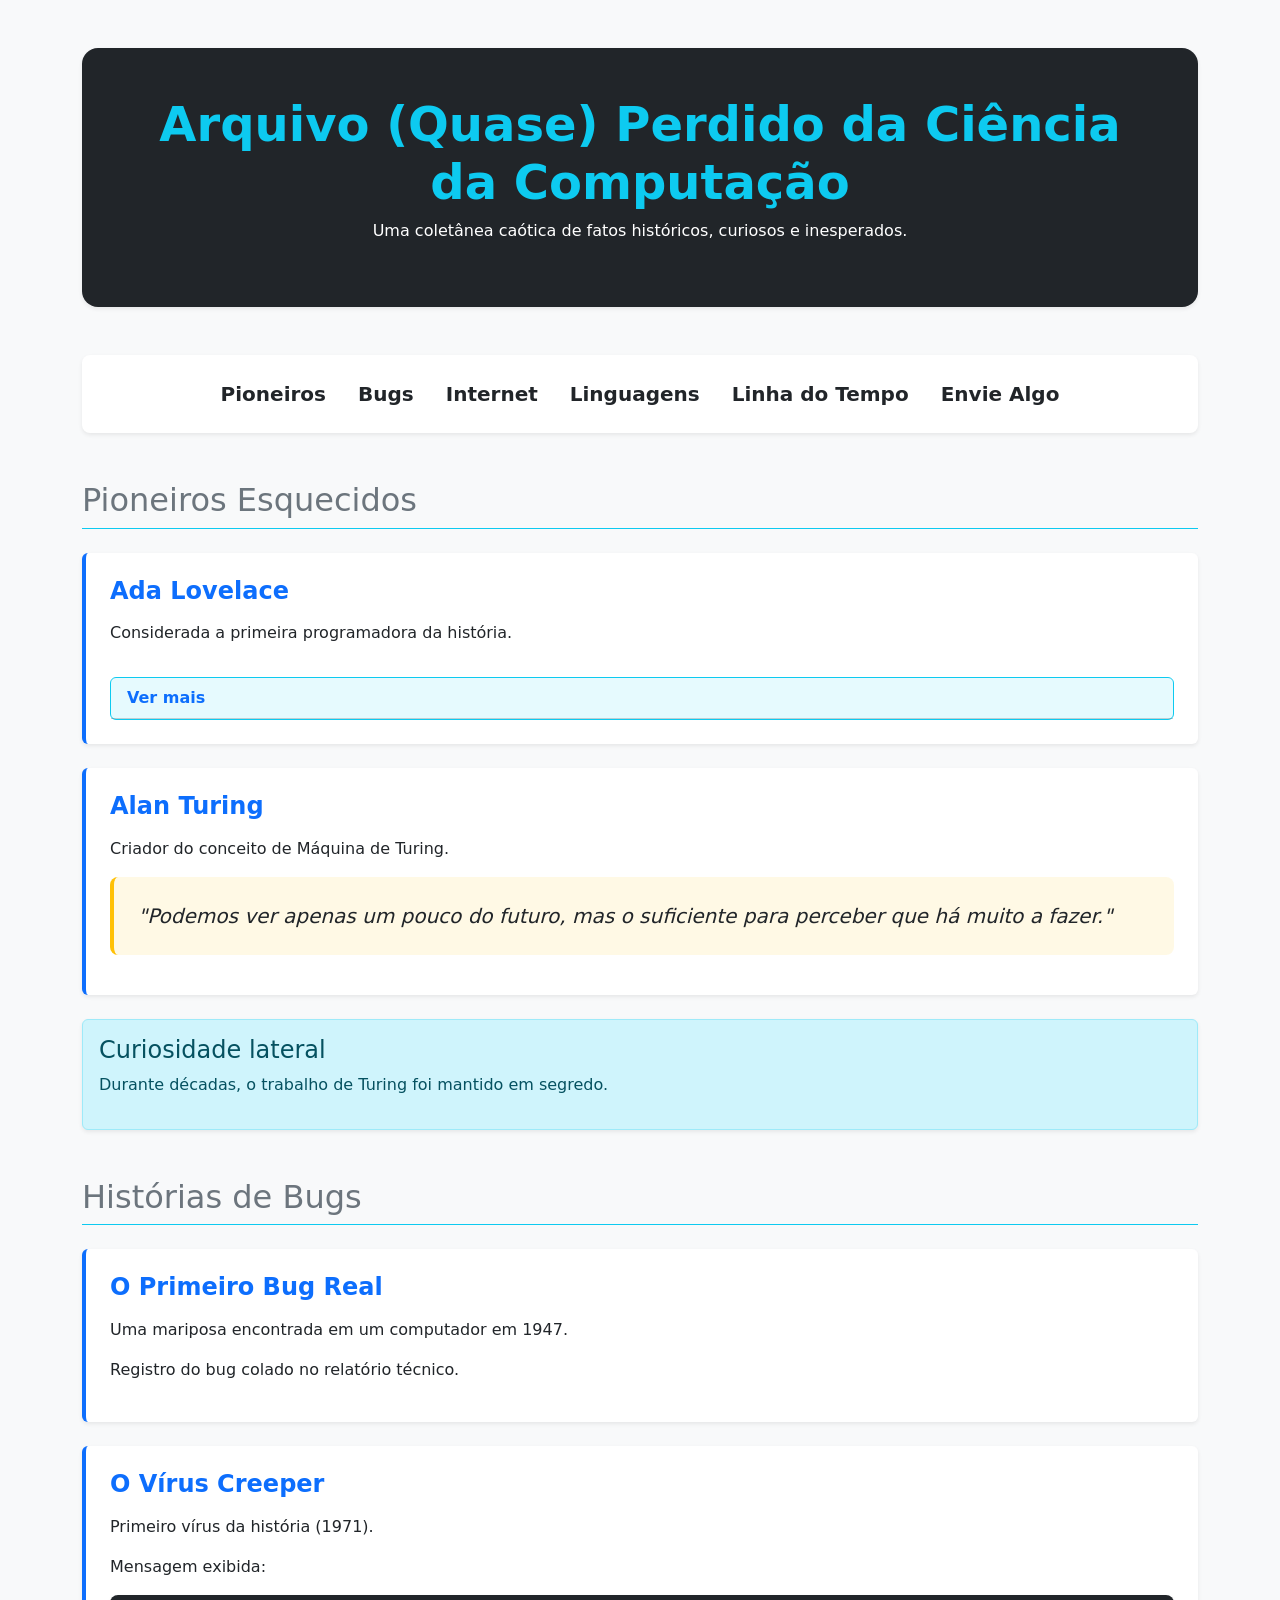
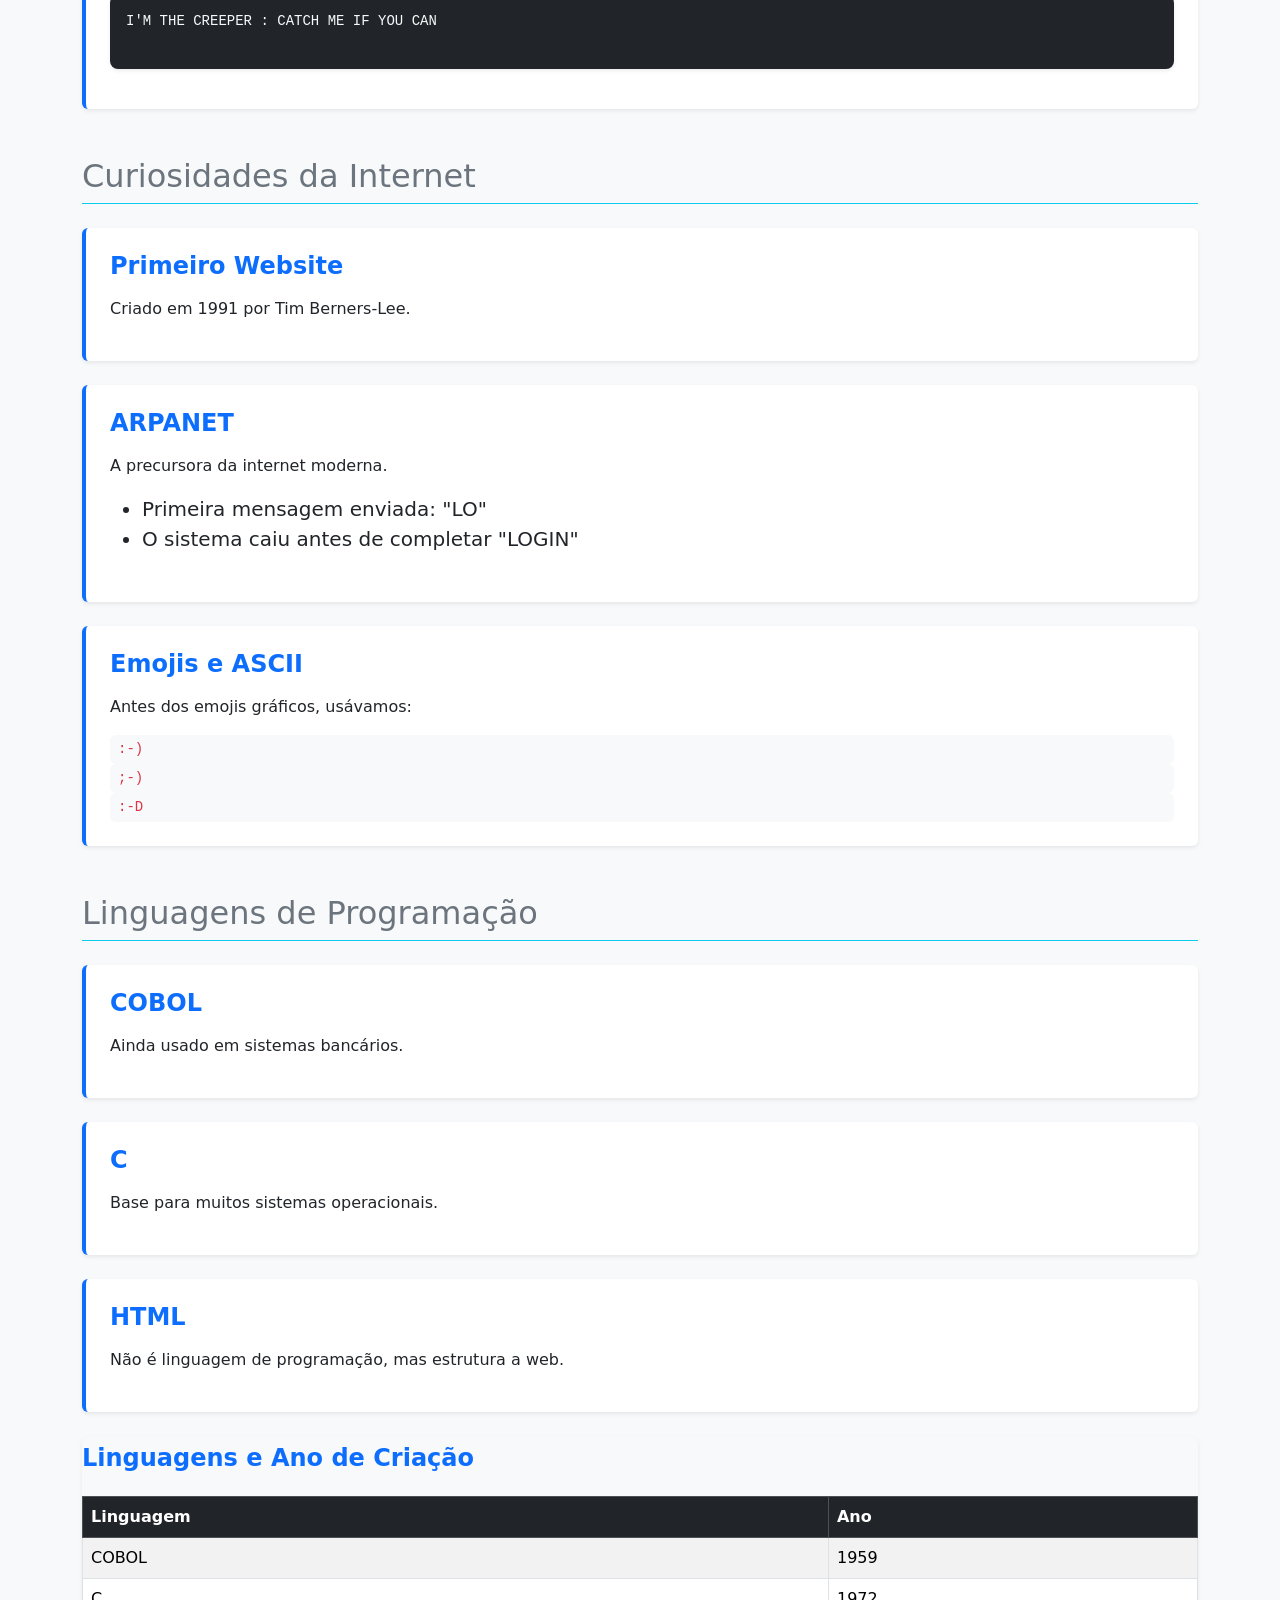
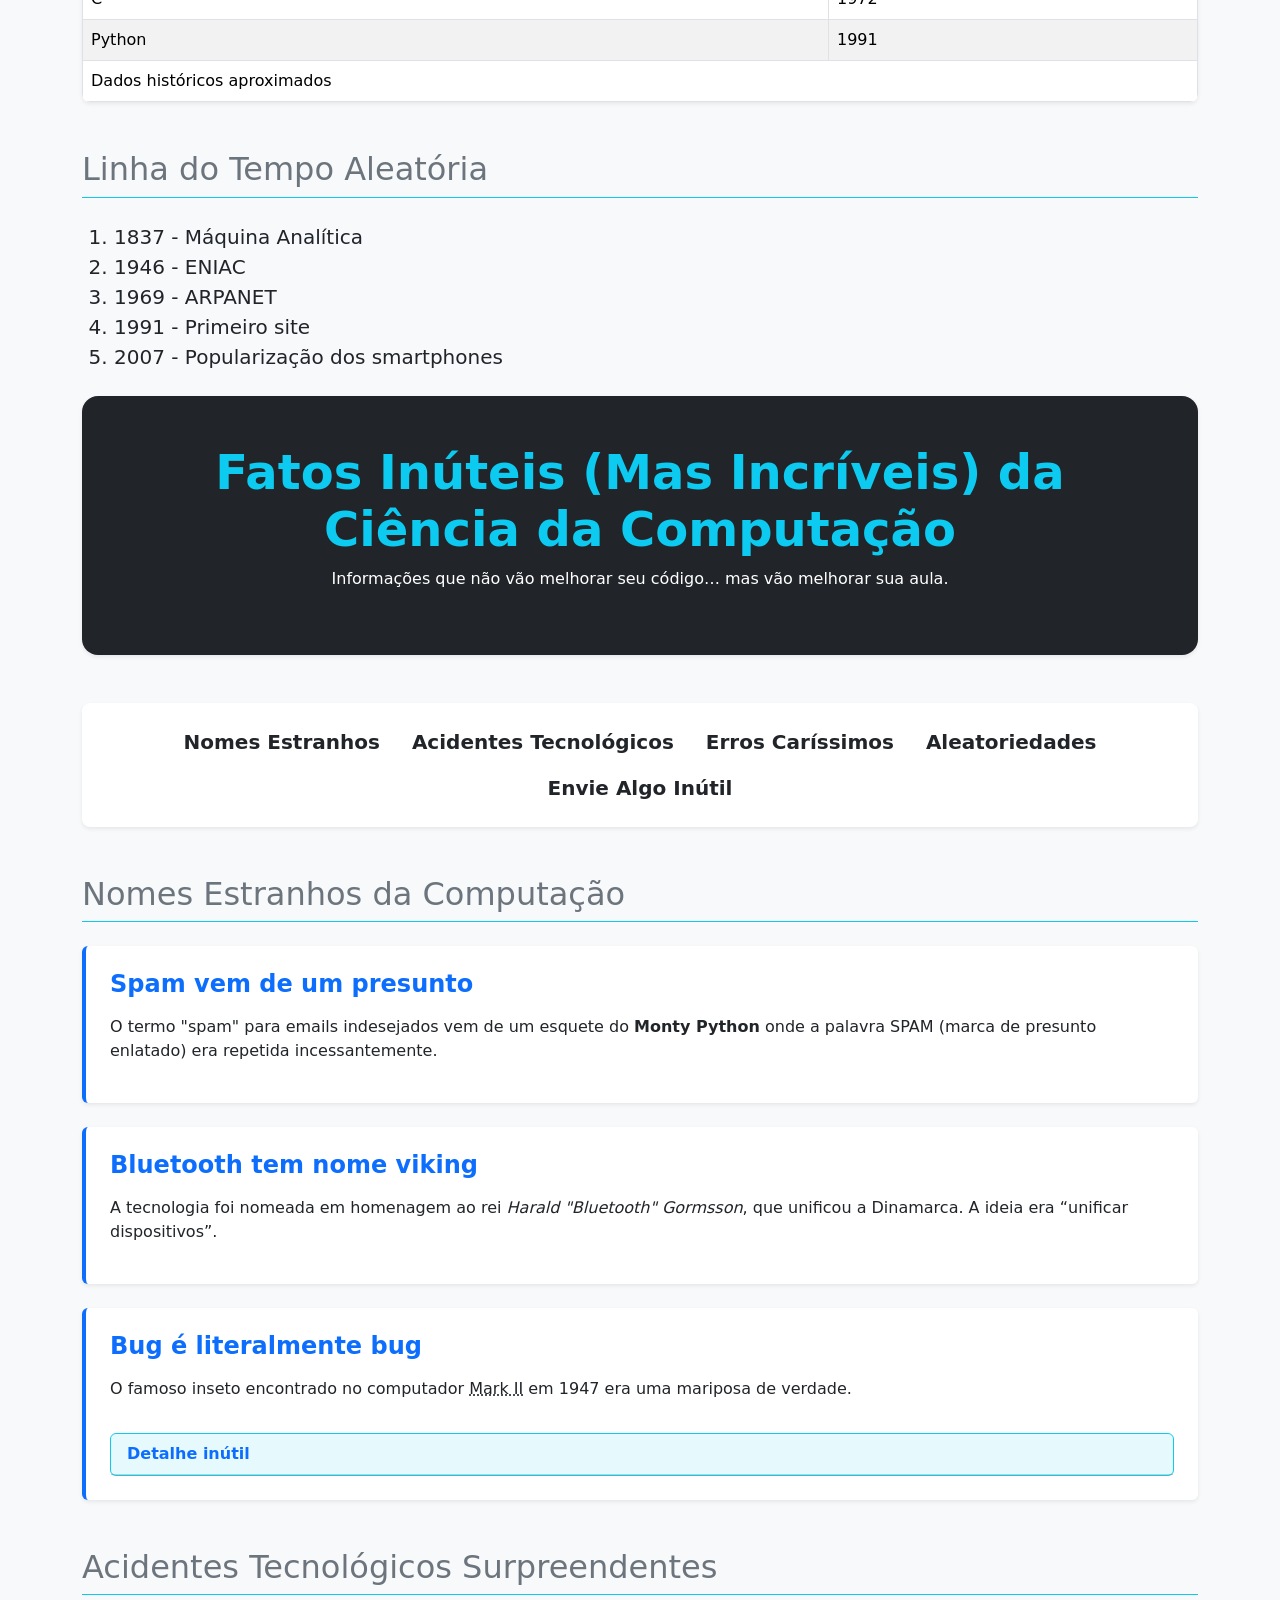
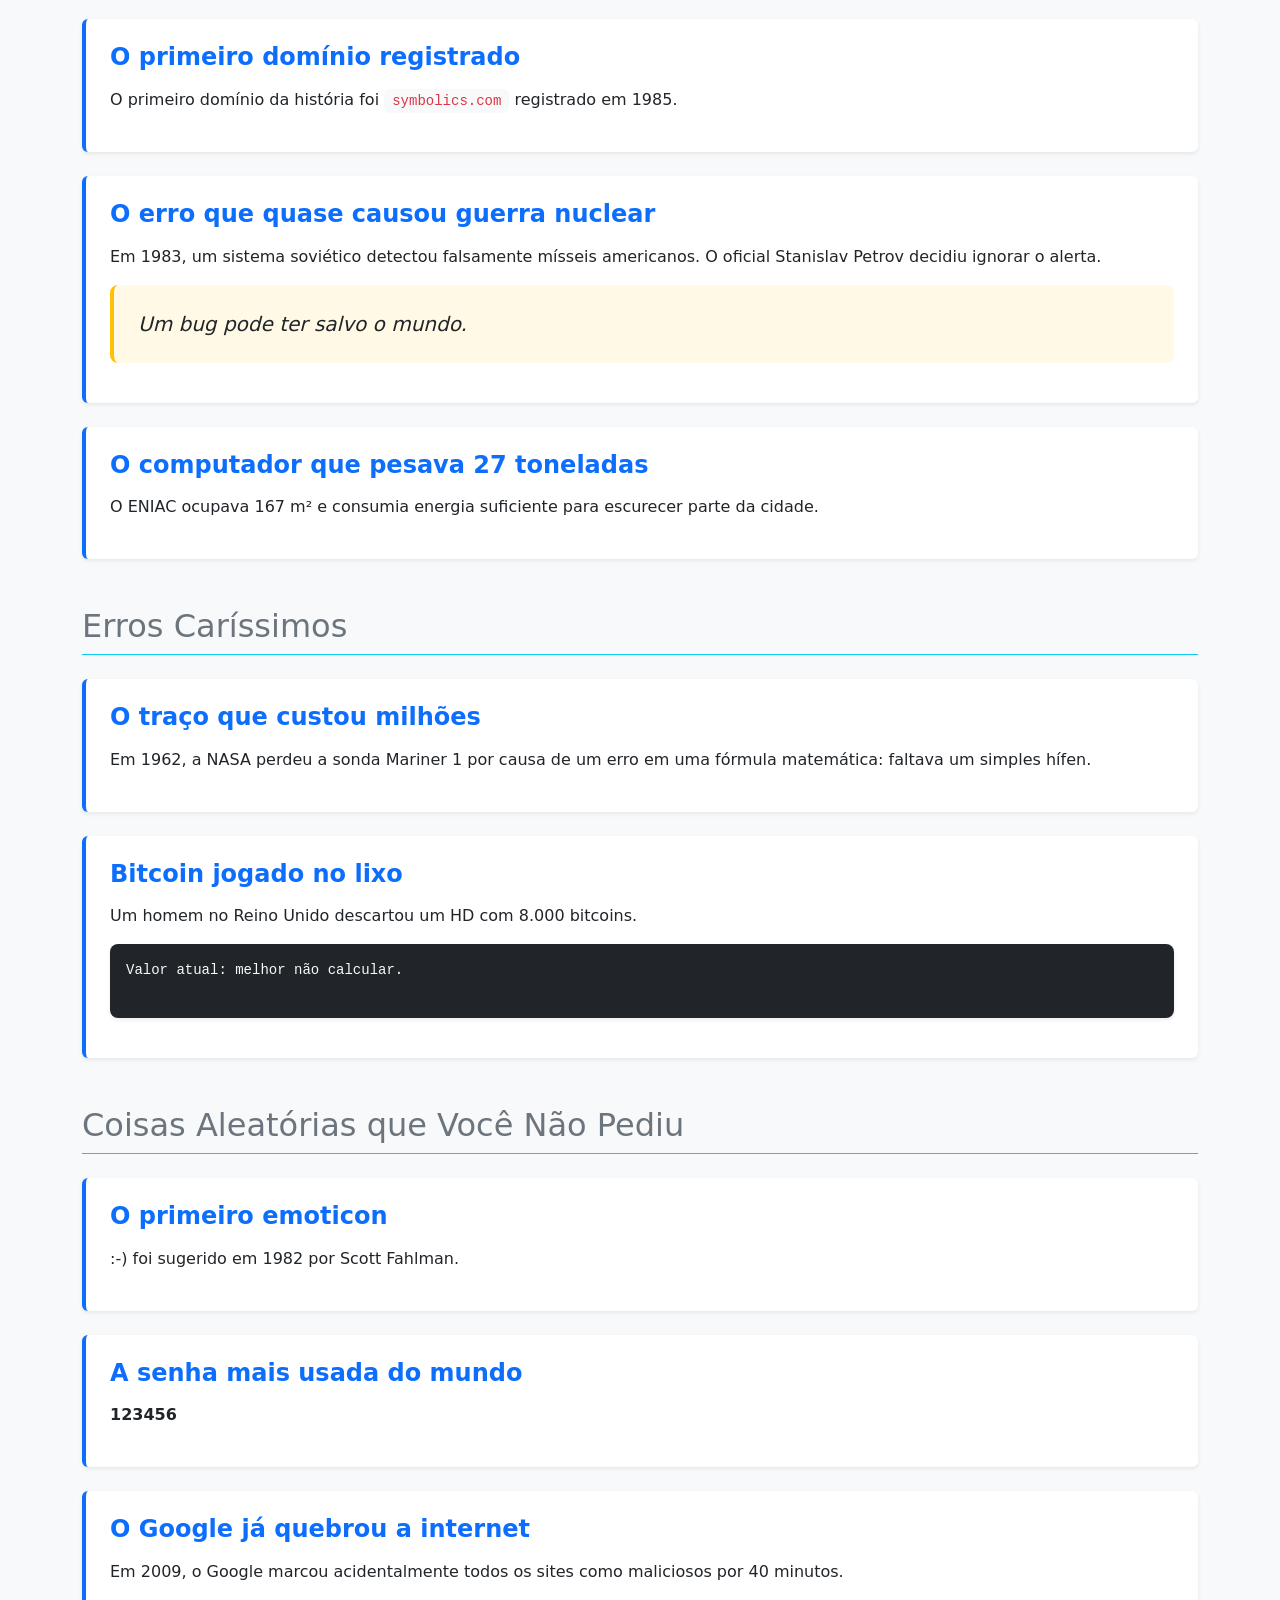
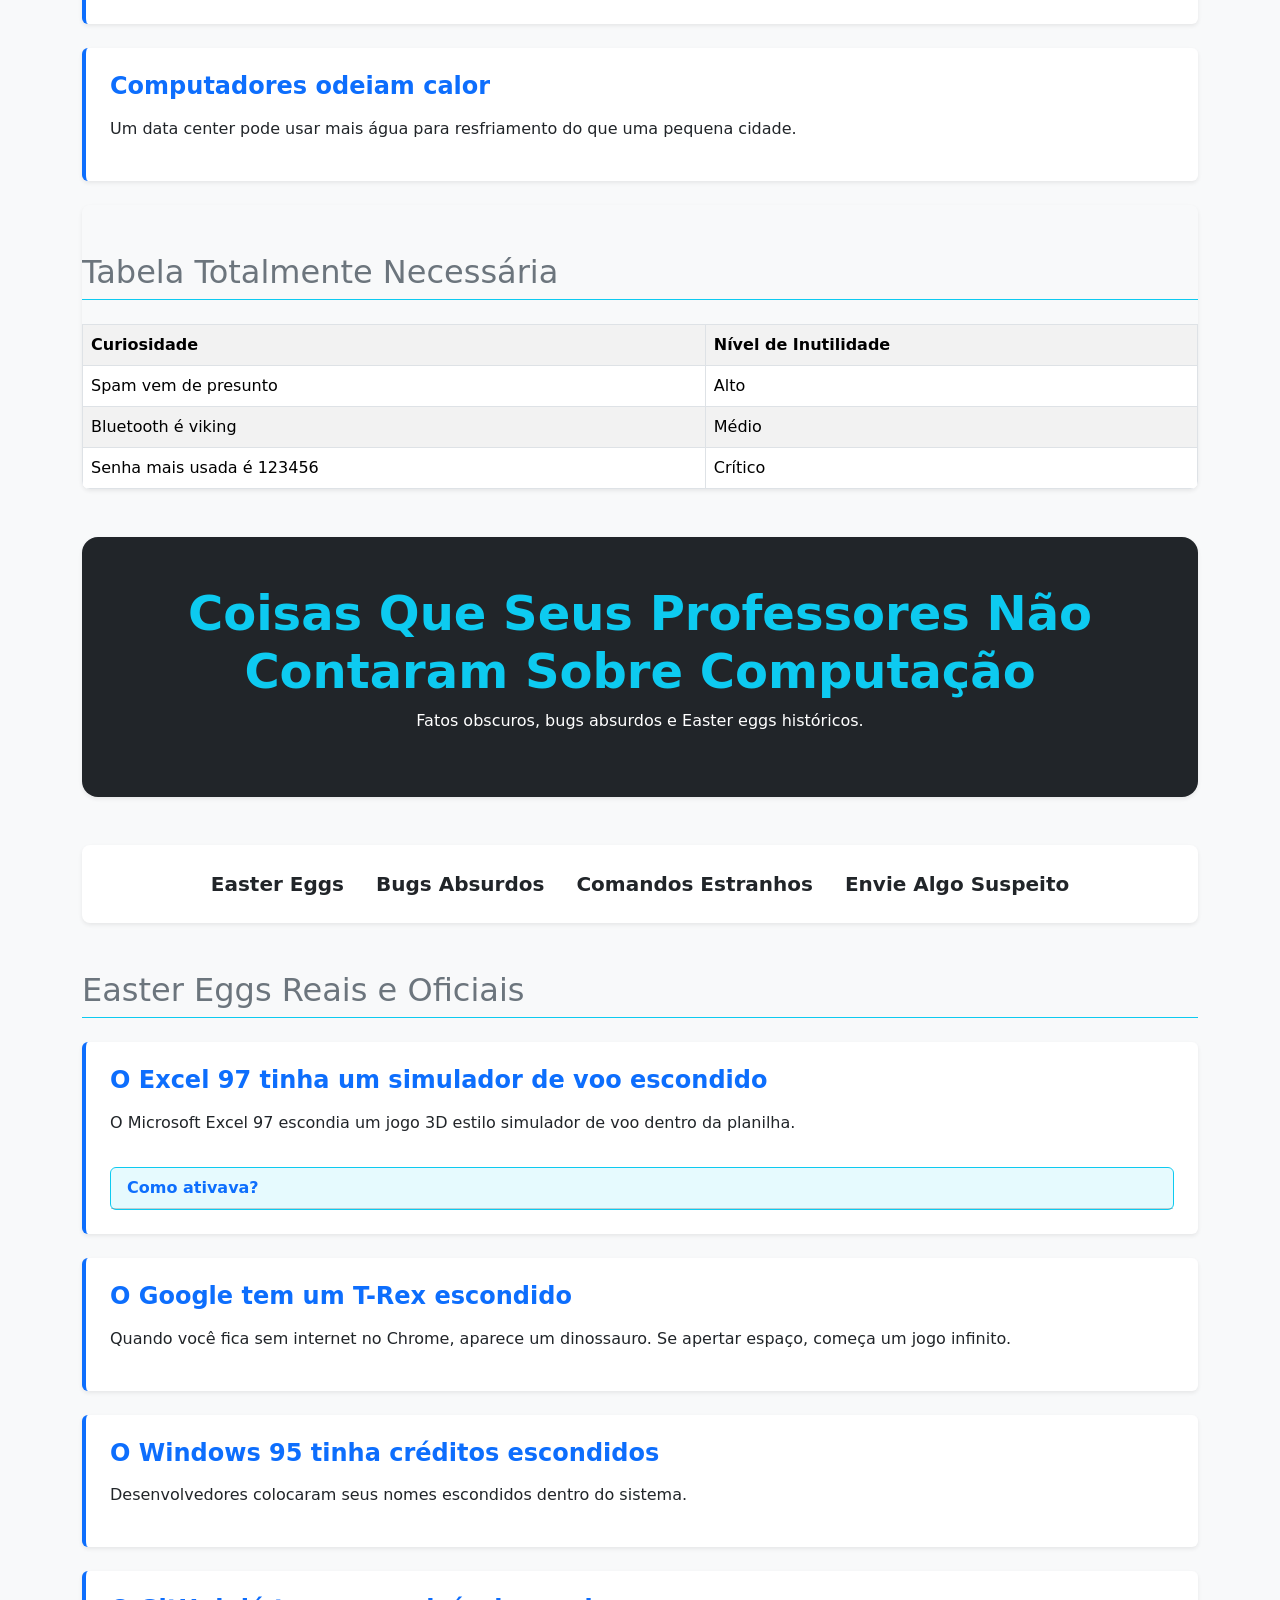
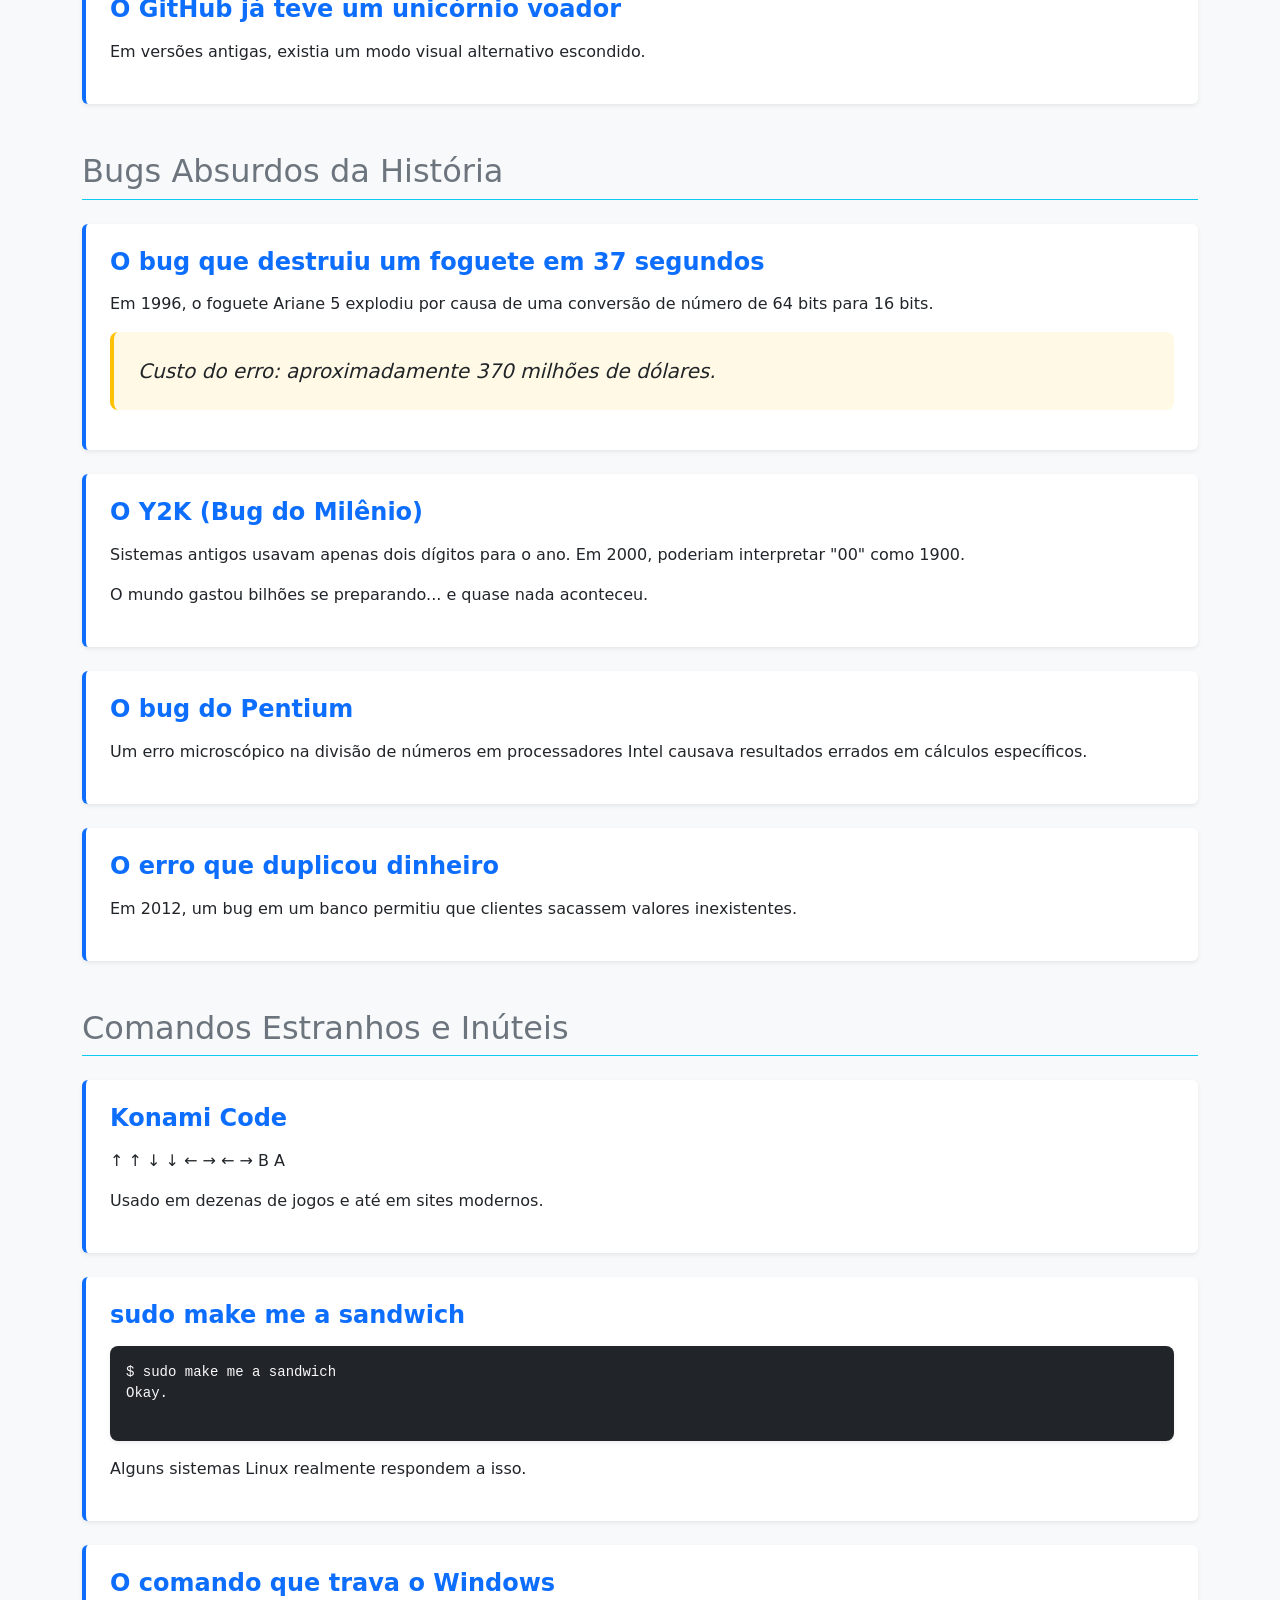
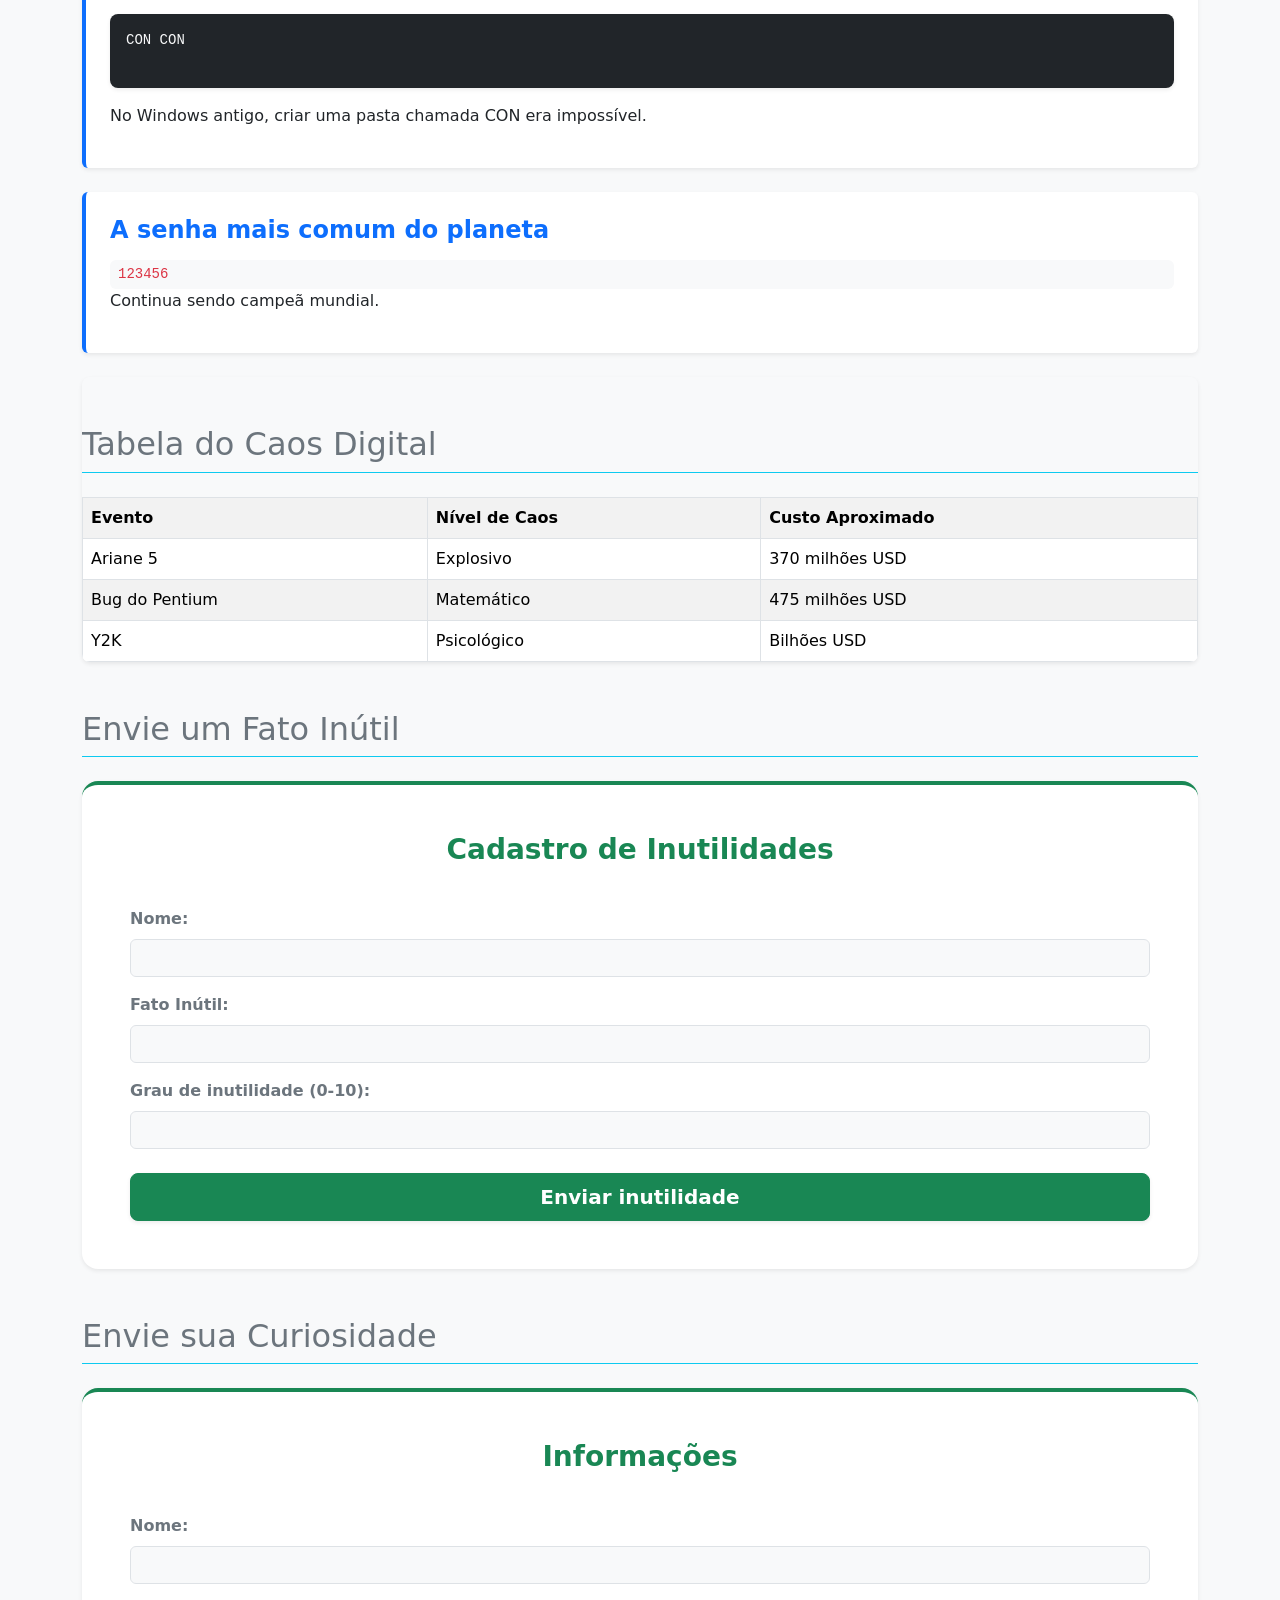
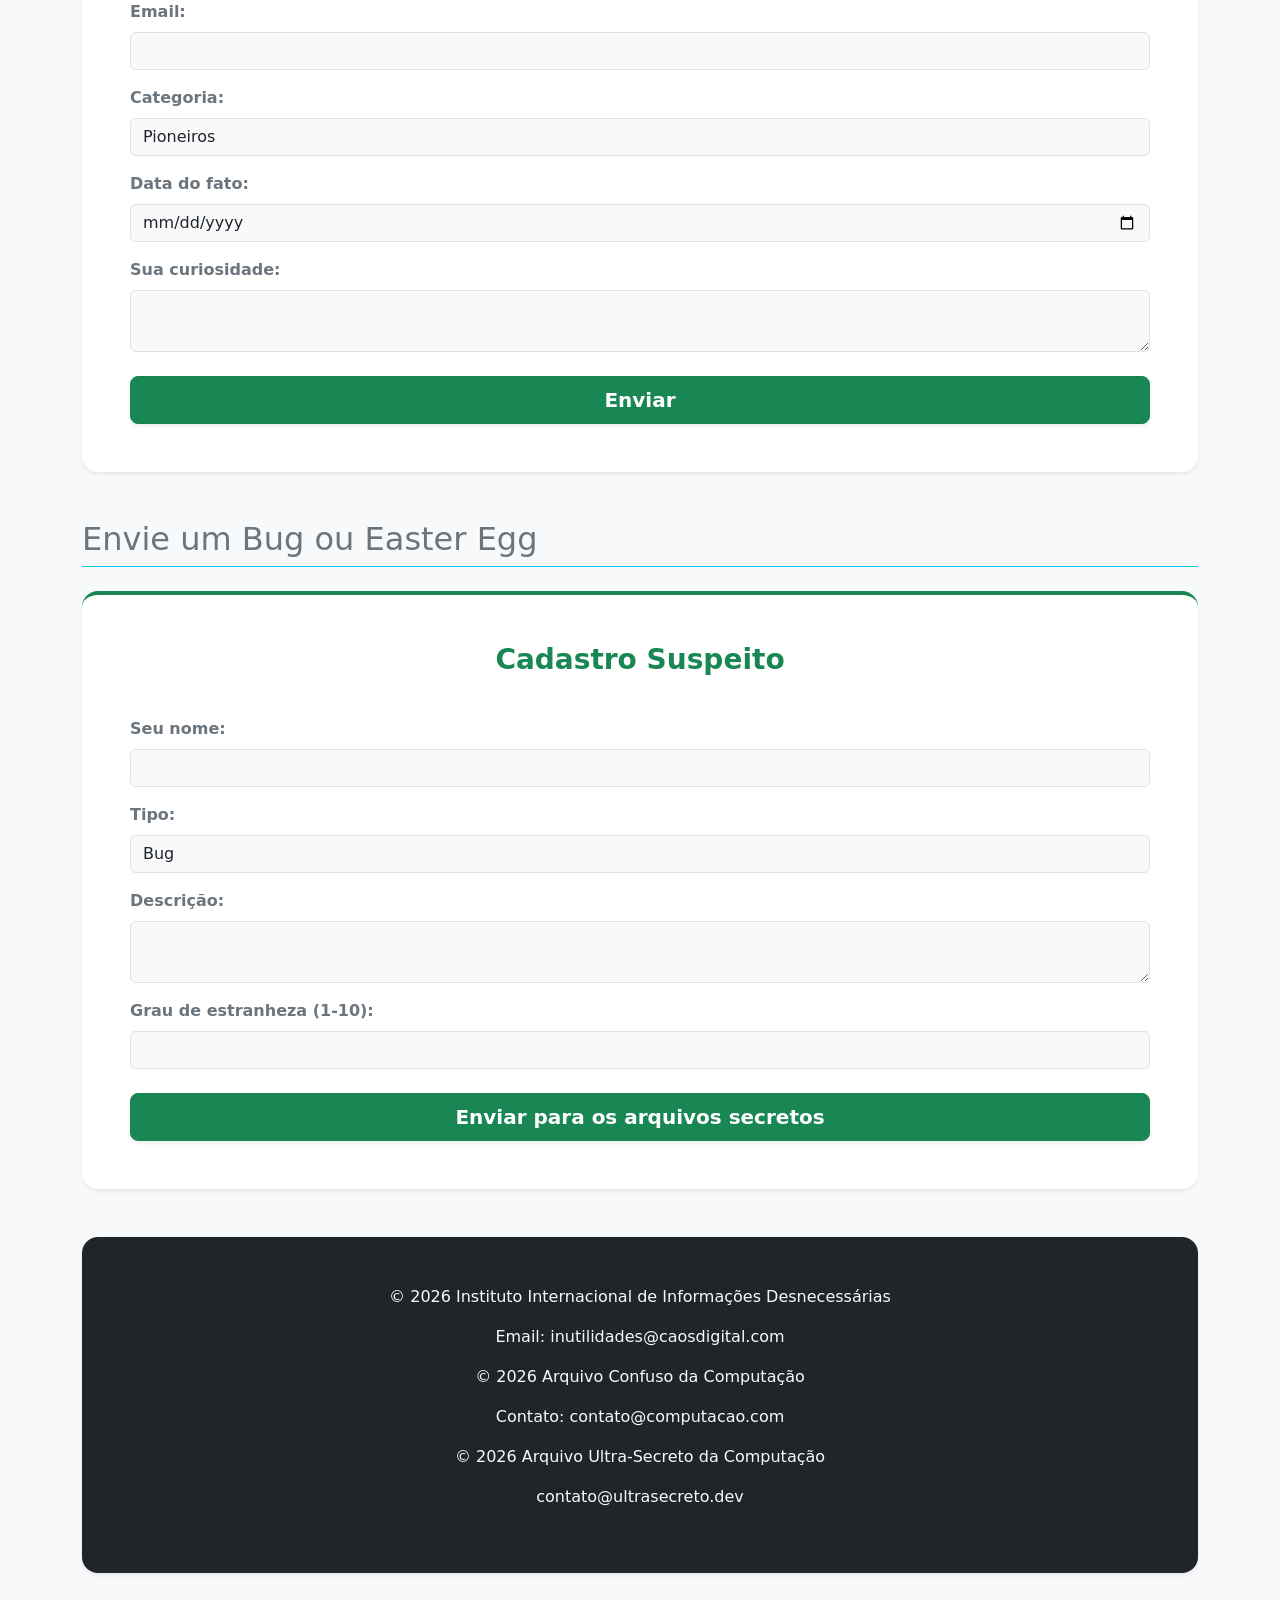
<file: atividadebootstrap.html>
<!DOCTYPE html>
<html lang="pt-br">
<head>
    <meta charset="UTF-8">
    <meta name="description" content="Curiosidades e fatos históricos da Ciência da Computação">
    <meta name="author" content="Portal Computação">
    <meta name="viewport" content="width=device-width, initial-scale=1.0">
    <title>Arquivo Confuso da Computação</title>

    <link href="https://cdn.jsdelivr.net/npm/bootstrap@5.3.3/dist/css/bootstrap.min.css" rel="stylesheet">
    <style>

        body { background-color: #f8f9fa; font-family: system-ui, -apple-system, sans-serif; }
        summary { cursor: pointer; list-style: none; }
        summary::-webkit-details-marker { display: none; }
        abbr { cursor: help; text-decoration: underline dotted; }
    </style>
    <script>

        document.addEventListener("DOMContentLoaded", () => {
            document.body.classList.add("container", "py-4", "py-md-5");
 
            document.querySelectorAll("header").forEach(e => e.classList.add("p-4", "p-md-5", "mb-5", "bg-dark", "text-white", "rounded-4", "shadow-sm", "text-center"));
            document.querySelectorAll("h1").forEach(e => e.classList.add("display-5", "fw-bold", "text-info"));
            document.querySelectorAll("h2").forEach(e => e.classList.add("h2", "border-bottom", "border-info", "pb-2", "mb-4", "mt-5", "text-secondary"));
            document.querySelectorAll("h3").forEach(e => e.classList.add("h4", "fw-bold", "text-primary", "mb-3"));

            document.querySelectorAll("nav ul").forEach(e => e.classList.add("nav", "nav-pills", "justify-content-center", "bg-white", "p-3", "rounded-3", "shadow-sm", "mb-5"));
            document.querySelectorAll("nav li").forEach(e => e.classList.add("nav-item"));
            document.querySelectorAll("nav a").forEach(e => e.classList.add("nav-link", "fw-semibold", "text-dark"));

            document.querySelectorAll("article").forEach(e => e.classList.add("card", "shadow-sm", "p-4", "mb-4", "border-0", "border-start", "border-4", "border-primary"));
            document.querySelectorAll("aside").forEach(e => e.classList.add("alert", "alert-info", "mt-4", "shadow-sm"));

            document.querySelectorAll("blockquote").forEach(e => e.classList.add("blockquote", "bg-warning", "bg-opacity-10", "p-4", "rounded-3", "border-start", "border-warning", "border-4", "fst-italic", "text-dark"));
            document.querySelectorAll("pre").forEach(e => e.classList.add("bg-dark", "text-light", "p-3", "rounded-3", "shadow-sm"));
            document.querySelectorAll("code").forEach(e => e.classList.add("text-danger", "bg-light", "px-2", "py-1", "rounded-2", "font-monospace"));
            document.querySelectorAll("ol, ul").forEach(e => e.classList.add("fs-5", "mb-4"));

            document.querySelectorAll("div:has(> table), section:has(> table)").forEach(e => e.classList.add("table-responsive", "mb-5", "shadow-sm", "rounded-3"));
            document.querySelectorAll("table").forEach(e => e.classList.add("table", "table-hover", "table-bordered", "table-striped", "align-middle", "mb-0", "bg-white"));
            document.querySelectorAll("caption").forEach(e => e.classList.add("caption-top", "h4", "text-primary", "fw-bold", "mb-3"));
            document.querySelectorAll("thead").forEach(e => e.classList.add("table-dark"));

            document.querySelectorAll("details").forEach(e => e.classList.add("card", "mt-3", "border-info"));
            document.querySelectorAll("summary").forEach(e => e.classList.add("card-header", "bg-info", "bg-opacity-10", "fw-bold", "text-primary"));
            document.querySelectorAll("details p").forEach(e => e.classList.add("card-body", "mb-0"));

            document.querySelectorAll("form").forEach(e => e.classList.add("bg-white", "p-4", "p-md-5", "rounded-4", "shadow-sm", "mb-5", "border-top", "border-4", "border-success"));
            document.querySelectorAll("fieldset").forEach(e => e.classList.add("border-0", "p-0", "m-0"));
            document.querySelectorAll("legend").forEach(e => e.classList.add("h3", "text-center", "mb-4", "text-success", "fw-bold"));
            document.querySelectorAll("label").forEach(e => e.classList.add("form-label", "fw-bold", "mt-3", "text-secondary"));
            document.querySelectorAll("input[type='text'], input[type='email'], input[type='number'], input[type='date'], select, textarea").forEach(e => e.classList.add("form-control", "bg-light"));
            document.querySelectorAll("input[type='submit']").forEach(e => e.classList.add("btn", "btn-success", "btn-lg", "w-100", "mt-4", "fw-bold", "shadow-sm"));

            document.querySelectorAll("footer").forEach(e => e.classList.add("bg-dark", "text-light", "p-4", "p-md-5", "rounded-4", "mt-5", "text-center", "shadow-sm"));
        });
    </script>
    </head>

<body>

<div id="pagina">

    <header id="topo">
        <h1>Arquivo (Quase) Perdido da Ciência da Computação</h1>
        <p>Uma coletânea caótica de fatos históricos, curiosos e inesperados.</p>
    </header>

    <nav id="menu-principal">
        <ul>
            <li><a href="#pioneiros">Pioneiros</a></li>
            <li><a href="#bugs">Bugs</a></li>
            <li><a href="#internet">Internet</a></li>
            <li><a href="#linguagens">Linguagens</a></li>
            <li><a href="#linha-do-tempo">Linha do Tempo</a></li>
            <li><a href="#formulario">Envie Algo</a></li>
        </ul>
    </nav>

    <main>

        <section id="pioneiros">
            <h2>Pioneiros Esquecidos</h2>

            <article>
                <h3>Ada Lovelace</h3>
                <p>Considerada a primeira programadora da história.</p>
                <details>
                    <summary>Ver mais</summary>
                    <p>Ela escreveu um algoritmo para a Máquina Analítica no século XIX.</p>
                </details>
            </article>

            <article>
                <h3>Alan Turing</h3>
                <p>Criador do conceito de Máquina de Turing.</p>
                <blockquote>
                    "Podemos ver apenas um pouco do futuro, mas o suficiente para perceber que há muito a fazer."
                </blockquote>
            </article>

            <aside>
                <h4>Curiosidade lateral</h4>
                <p>Durante décadas, o trabalho de Turing foi mantido em segredo.</p>
            </aside>
        </section>

        <section id="bugs">
            <h2>Histórias de Bugs</h2>

            <article>
                <h3>O Primeiro Bug Real</h3>
                <p>Uma mariposa encontrada em um computador em 1947.</p>
                <figure>
                    <figcaption>Registro do bug colado no relatório técnico.</figcaption>
                </figure>
            </article>

            <article>
                <h3>O Vírus Creeper</h3>
                <p>Primeiro vírus da história (1971).</p>
                <p>Mensagem exibida:</p>
                <pre>
I'M THE CREEPER : CATCH ME IF YOU CAN
                </pre>
            </article>
        </section>

        <section id="internet">
            <h2>Curiosidades da Internet</h2>

            <article>
                <h3>Primeiro Website</h3>
                <p>Criado em 1991 por Tim Berners-Lee.</p>
            </article>

            <article>
                <h3>ARPANET</h3>
                <p>A precursora da internet moderna.</p>
                <ul>
                    <li>Primeira mensagem enviada: "LO"</li>
                    <li>O sistema caiu antes de completar "LOGIN"</li>
                </ul>
            </article>

            <article>
                <h3>Emojis e ASCII</h3>
                <p>Antes dos emojis gráficos, usávamos:</p>
                <code>:-)</code>
                <code>;-)</code>
                <code>:-D</code>
            </article>
        </section>

        <section id="linguagens">
            <h2>Linguagens de Programação</h2>

            <article>
                <h3>COBOL</h3>
                <p>Ainda usado em sistemas bancários.</p>
            </article>

            <article>
                <h3>C</h3>
                <p>Base para muitos sistemas operacionais.</p>
            </article>

            <article>
                <h3>HTML</h3>
                <p>Não é linguagem de programação, mas estrutura a web.</p>
            </article>

            <div>
                <table border="1">
                    <caption>Linguagens e Ano de Criação</caption>
                    <thead>
                        <tr>
                            <th>Linguagem</th>
                            <th>Ano</th>
                        </tr>
                    </thead>
                    <tbody>
                        <tr>
                            <td>COBOL</td>
                            <td>1959</td>
                        </tr>
                        <tr>
                            <td>C</td>
                            <td>1972</td>
                        </tr>
                        <tr>
                            <td>Python</td>
                            <td>1991</td>
                        </tr>
                    </tbody>
                    <tfoot>
                        <tr>
                            <td colspan="2">Dados históricos aproximados</td>
                        </tr>
                    </tfoot>
                </table>
            </div>
        </section>

        <section id="linha-do-tempo">
            <h2>Linha do Tempo Aleatória</h2>

            <ol>
                <li>1837 - Máquina Analítica</li>
                <li>1946 - ENIAC</li>
                <li>1969 - ARPANET</li>
                <li>1991 - Primeiro site</li>
                <li>2007 - Popularização dos smartphones</li>
            </ol>
        </section>


</div>


<header>
    <h1>Fatos Inúteis (Mas Incríveis) da Ciência da Computação</h1>
    <p>Informações que não vão melhorar seu código… mas vão melhorar sua aula.</p>
</header>

<nav>
    <ul>
        <li><a href="#nomes">Nomes Estranhos</a></li>
        <li><a href="#acidentes">Acidentes Tecnológicos</a></li>
        <li><a href="#dinheiro">Erros Caríssimos</a></li>
        <li><a href="#aleatorio">Aleatoriedades</a></li>
        <li><a href="#form">Envie Algo Inútil</a></li>
    </ul>
</nav>



<section id="nomes">
    <h2>Nomes Estranhos da Computação</h2>

    <article>
        <h3>Spam vem de um presunto</h3>
        <p>
            O termo "spam" para emails indesejados vem de um esquete do 
            <strong>Monty Python</strong> onde a palavra SPAM (marca de presunto enlatado) 
            era repetida incessantemente.
        </p>
    </article>

    <article>
        <h3>Bluetooth tem nome viking</h3>
        <p>
            A tecnologia foi nomeada em homenagem ao rei 
            <em>Harald "Bluetooth" Gormsson</em>, que unificou a Dinamarca.
            A ideia era “unificar dispositivos”.
        </p>
    </article>

    <article>
        <h3>Bug é literalmente bug</h3>
        <p>
            O famoso inseto encontrado no computador 
            <abbr title="Harvard Mark II">Mark II</abbr> em 1947 
            era uma mariposa de verdade.
        </p>
        <details>
            <summary>Detalhe inútil</summary>
            <p>O inseto ainda está preservado em um museu.</p>
        </details>
    </article>

</section>


<section id="acidentes">

    <h2>Acidentes Tecnológicos Surpreendentes</h2>

    <article>
        <h3>O primeiro domínio registrado</h3>
        <p>
            O primeiro domínio da história foi 
            <code>symbolics.com</code> registrado em 1985.
        </p>
    </article>

    <article>
        <h3>O erro que quase causou guerra nuclear</h3>
        <p>
            Em 1983, um sistema soviético detectou falsamente mísseis americanos.
            O oficial Stanislav Petrov decidiu ignorar o alerta.
        </p>
        <blockquote>
            Um bug pode ter salvo o mundo.
        </blockquote>
    </article>

    <article>
        <h3>O computador que pesava 27 toneladas</h3>
        <p>
            O ENIAC ocupava 167 m² e consumia energia suficiente para escurecer parte da cidade.
        </p>
    </article>

</section>


<section id="dinheiro">

    <h2>Erros Caríssimos</h2>

    <article>
        <h3>O traço que custou milhões</h3>
        <p>
            Em 1962, a NASA perdeu a sonda Mariner 1 por causa de um erro em uma fórmula matemática:
            faltava um simples hífen.
        </p>
    </article>

    <article>
        <h3>Bitcoin jogado no lixo</h3>
        <p>
            Um homem no Reino Unido descartou um HD com 8.000 bitcoins.
        </p>
        <pre>
Valor atual: melhor não calcular.
        </pre>
    </article>

</section>


<section id="aleatorio">

    <h2>Coisas Aleatórias que Você Não Pediu</h2>

    <article>
        <h3>O primeiro emoticon</h3>
        <p>
            :-) foi sugerido em 1982 por Scott Fahlman.
        </p>
    </article>

    <article>
        <h3>A senha mais usada do mundo</h3>
        <p><strong>123456</strong></p>
    </article>

    <article>
        <h3>O Google já quebrou a internet</h3>
        <p>
            Em 2009, o Google marcou acidentalmente todos os sites como maliciosos por 40 minutos.
        </p>
    </article>

    <article>
        <h3>Computadores odeiam calor</h3>
        <p>
            Um data center pode usar mais água para resfriamento do que uma pequena cidade.
        </p>
    </article>

</section>


<section>

    <h2>Tabela Totalmente Necessária</h2>

    <table border="1">
        <tr>
            <th>Curiosidade</th>
            <th>Nível de Inutilidade</th>
        </tr>
        <tr>
            <td>Spam vem de presunto</td>
            <td>Alto</td>
        </tr>
        <tr>
            <td>Bluetooth é viking</td>
            <td>Médio</td>
        </tr>
        <tr>
            <td>Senha mais usada é 123456</td>
            <td>Crítico</td>
        </tr>
    </table>

</section>

<header>
    <h1>Coisas Que Seus Professores Não Contaram Sobre Computação</h1>
    <p>Fatos obscuros, bugs absurdos e Easter eggs históricos.</p>
</header>

<nav>
    <ul>
        <li><a href="#easter-eggs">Easter Eggs</a></li>
        <li><a href="#bugs-absurdos">Bugs Absurdos</a></li>
        <li><a href="#comandos-secretos">Comandos Estranhos</a></li>
        <li><a href="#formulario-secreto">Envie Algo Suspeito</a></li>
    </ul>
</nav>


<section id="easter-eggs">

    <h2>Easter Eggs Reais e Oficiais</h2>

    <article>
        <h3>O Excel 97 tinha um simulador de voo escondido</h3>
        <p>
            O Microsoft Excel 97 escondia um jogo 3D estilo simulador de voo 
            dentro da planilha.
        </p>
        <details>
            <summary>Como ativava?</summary>
            <p>Era preciso selecionar células específicas e usar combinações absurdas de teclado.</p>
        </details>
    </article>

    <article>
        <h3>O Google tem um T-Rex escondido</h3>
        <p>
            Quando você fica sem internet no Chrome, aparece um dinossauro.
            Se apertar espaço, começa um jogo infinito.
        </p>
    </article>

    <article>
        <h3>O Windows 95 tinha créditos escondidos</h3>
        <p>
            Desenvolvedores colocaram seus nomes escondidos dentro do sistema.
        </p>
    </article>

    <article>
        <h3>O GitHub já teve um unicórnio voador</h3>
        <p>
            Em versões antigas, existia um modo visual alternativo escondido.
        </p>
    </article>

</section>



<section id="bugs-absurdos">

    <h2>Bugs Absurdos da História</h2>

    <article>
        <h3>O bug que destruiu um foguete em 37 segundos</h3>
        <p>
            Em 1996, o foguete Ariane 5 explodiu por causa de uma conversão de número
            de 64 bits para 16 bits.
        </p>
        <blockquote>
            Custo do erro: aproximadamente 370 milhões de dólares.
        </blockquote>
    </article>

    <article>
        <h3>O Y2K (Bug do Milênio)</h3>
        <p>
            Sistemas antigos usavam apenas dois dígitos para o ano.
            Em 2000, poderiam interpretar "00" como 1900.
        </p>
        <p>
            O mundo gastou bilhões se preparando... e quase nada aconteceu.
        </p>
    </article>

    <article>
        <h3>O bug do Pentium</h3>
        <p>
            Um erro microscópico na divisão de números em processadores Intel
            causava resultados errados em cálculos específicos.
        </p>
    </article>

    <article>
        <h3>O erro que duplicou dinheiro</h3>
        <p>
            Em 2012, um bug em um banco permitiu que clientes sacassem valores inexistentes.
        </p>
    </article>

</section>



<section id="comandos-secretos">

    <h2>Comandos Estranhos e Inúteis</h2>

    <article>
        <h3>Konami Code</h3>
        <p>
            ↑ ↑ ↓ ↓ ← → ← → B A
        </p>
        <p>
            Usado em dezenas de jogos e até em sites modernos.
        </p>
    </article>

    <article>
        <h3>sudo make me a sandwich</h3>
        <pre>
$ sudo make me a sandwich
Okay.
        </pre>
        <p>Alguns sistemas Linux realmente respondem a isso.</p>
    </article>

    <article>
        <h3>O comando que trava o Windows</h3>
        <pre>
CON CON
        </pre>
        <p>
            No Windows antigo, criar uma pasta chamada CON era impossível.
        </p>
    </article>

    <article>
        <h3>A senha mais comum do planeta</h3>
        <code>123456</code>
        <p>
            Continua sendo campeã mundial.
        </p>
    </article>

</section>



<section>

    <h2>Tabela do Caos Digital</h2>

    <table border="1">
        <tr>
            <th>Evento</th>
            <th>Nível de Caos</th>
            <th>Custo Aproximado</th>
        </tr>
        <tr>
            <td>Ariane 5</td>
            <td>Explosivo</td>
            <td>370 milhões USD</td>
        </tr>
        <tr>
            <td>Bug do Pentium</td>
            <td>Matemático</td>
            <td>475 milhões USD</td>
        </tr>
        <tr>
            <td>Y2K</td>
            <td>Psicológico</td>
            <td>Bilhões USD</td>
        </tr>
    </table>

</section>


<section id="form">

    <h2>Envie um Fato Inútil</h2>

    <form>
        <fieldset>
            <legend>Cadastro de Inutilidades</legend>

            <label>Nome:</label>
            <input type="text" name="nome">

            <label>Fato Inútil:</label>
            <input type="text" name="fato">

            <label>Grau de inutilidade (0-10):</label>
            <input type="number" name="grau" min="0" max="10">

            <input type="submit" value="Enviar inutilidade">
        </fieldset>
    </form>
    
</section>
 <section id="formulario">
            <h2>Envie sua Curiosidade</h2>

            <form>
                <fieldset>
                    <legend>Informações</legend>

                    <label>Nome:</label>
                    <input type="text" name="nome">

                    <label>Email:</label>
                    <input type="email" name="email">

                    <label>Categoria:</label>
                    <select name="categoria">
                        <option>Pioneiros</option>
                        <option>Bugs</option>
                        <option>Internet</option>
                        <option>Linguagens</option>
                    </select>

                    <label>Data do fato:</label>
                    <input type="date" name="data">

                    <label>Sua curiosidade:</label>
                    <textarea name="curiosidade"></textarea>

                    <input type="submit" value="Enviar">
                </fieldset>
            </form>
        </section>

    
<section id="formulario-secreto">

    <h2>Envie um Bug ou Easter Egg</h2>

    <form>
        <fieldset>
            <legend>Cadastro Suspeito</legend>

            <label>Seu nome:</label>
            <input type="text" name="nome">

            <label>Tipo:</label>
            <select name="tipo">
                <option>Bug</option>
                <option>Easter Egg</option>
                <option>Comando estranho</option>
            </select>

            <label>Descrição:</label>
            <textarea name="descricao"></textarea>

            <label>Grau de estranheza (1-10):</label>
            <input type="number" min="1" max="10">

            <input type="submit" value="Enviar para os arquivos secretos">
        </fieldset>
    </form>

</section>


</main>
</body>
<footer>
    <p>© 2026 Instituto Internacional de Informações Desnecessárias</p>
    <address>Email: inutilidades@caosdigital.com</address>
      <p>&copy; 2026 Arquivo Confuso da Computação</p>
        <address>
            Contato: contato@computacao.com
        </address>
         <p>© 2026 Arquivo Ultra-Secreto da Computação</p>
    <address>contato@ultrasecreto.dev</address>
</footer>

</div>

</body>
</html>
</file>
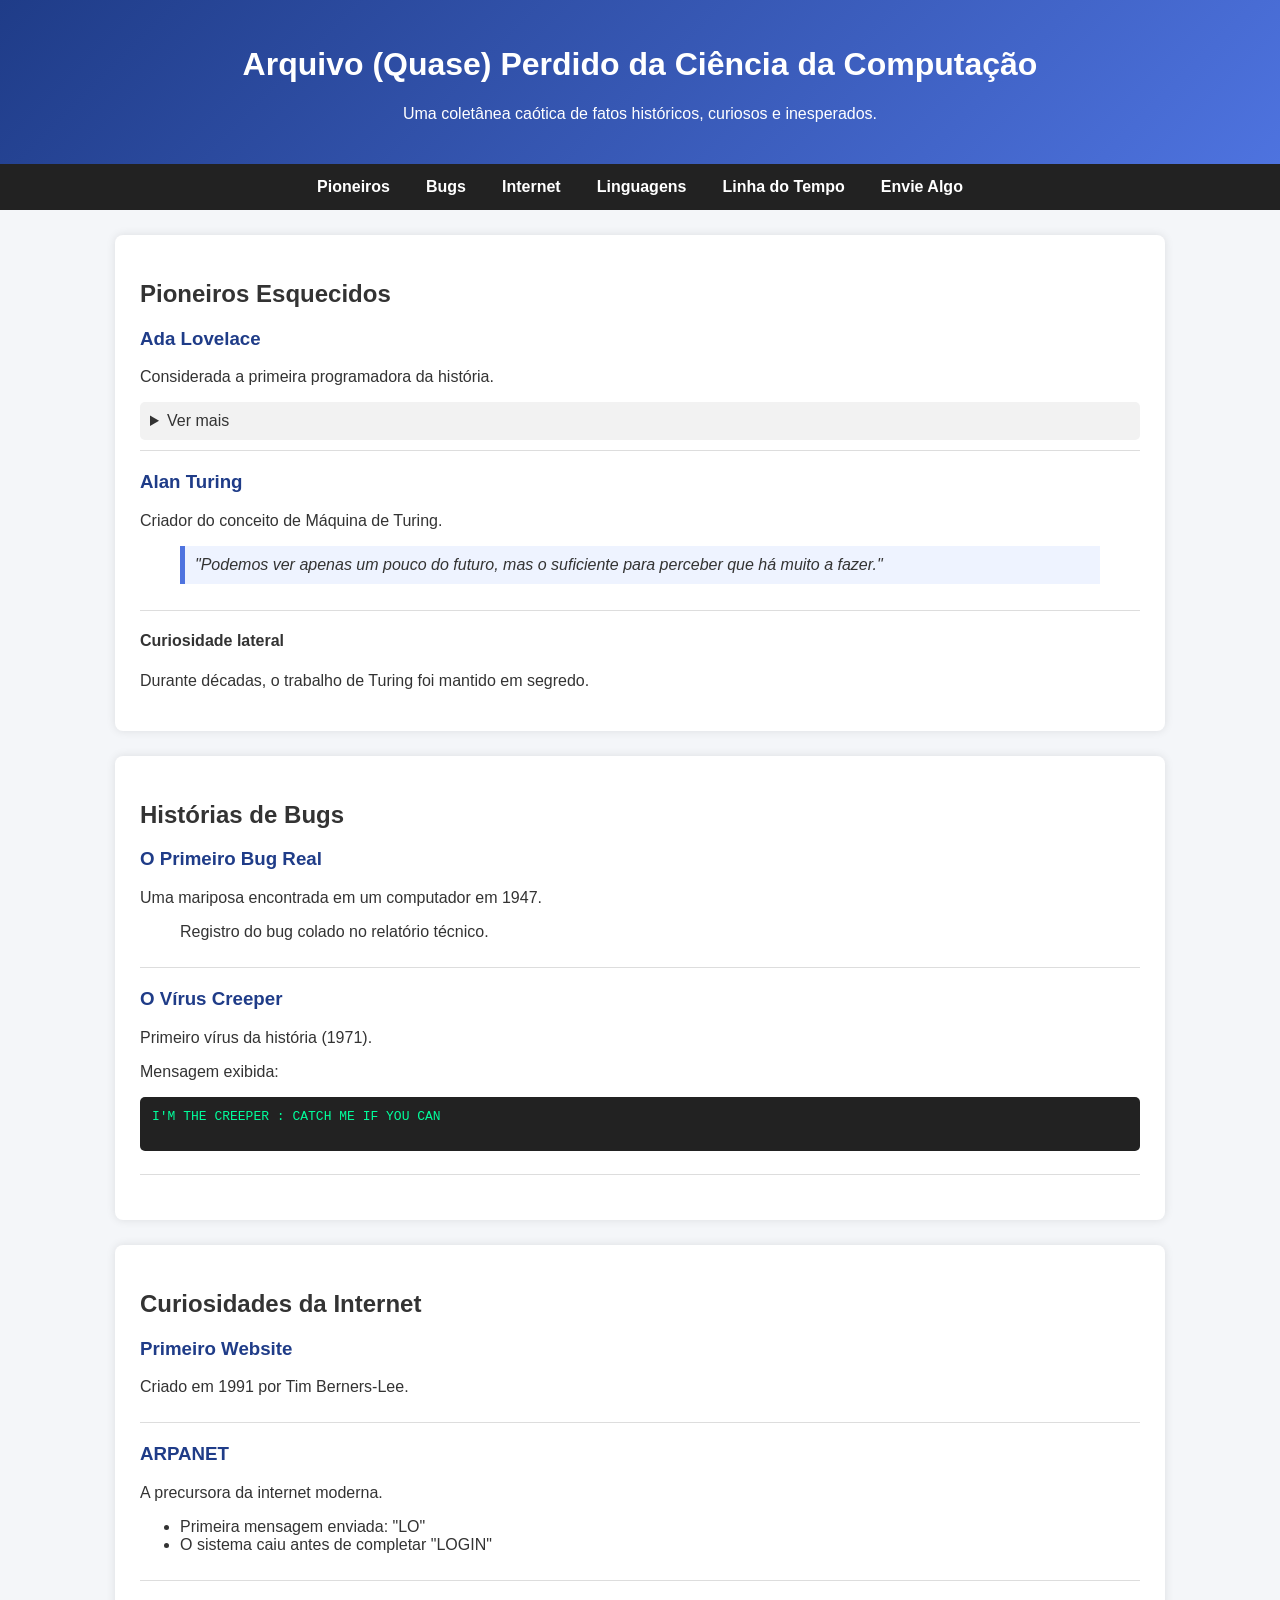
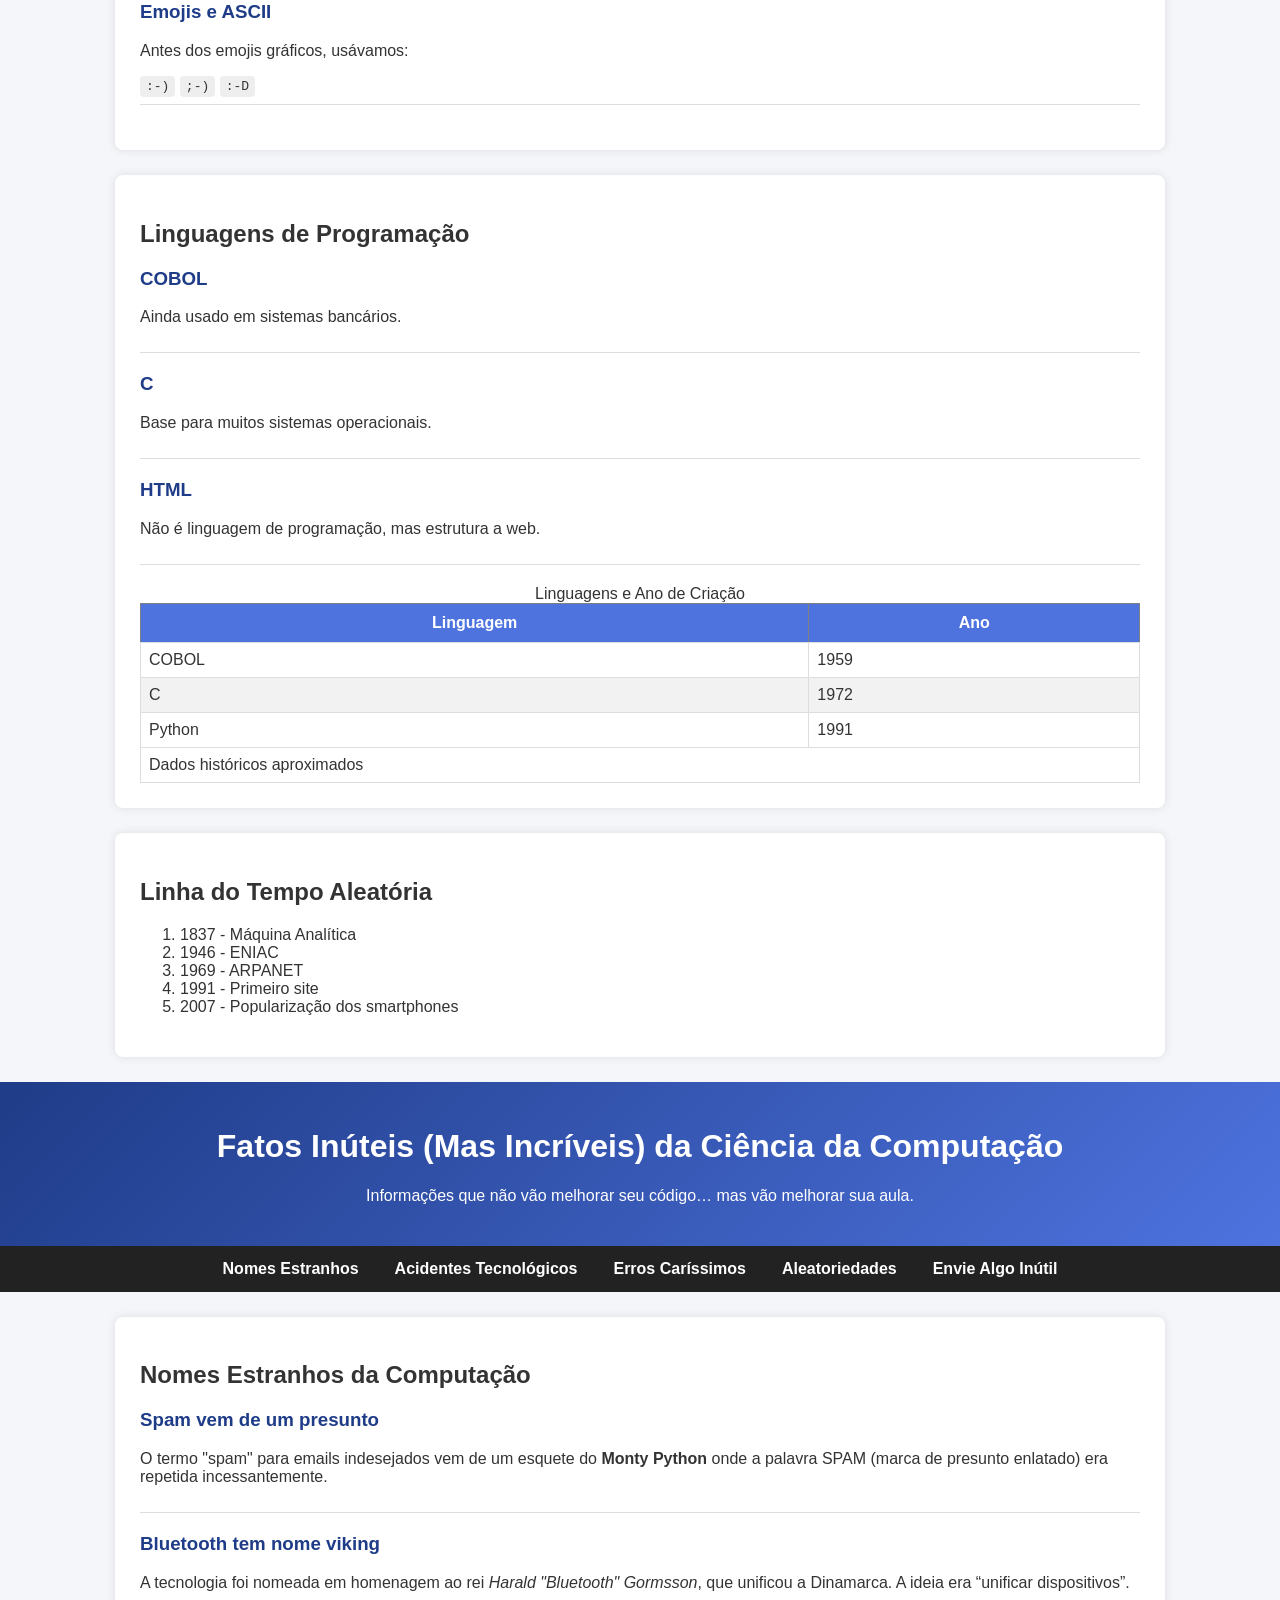
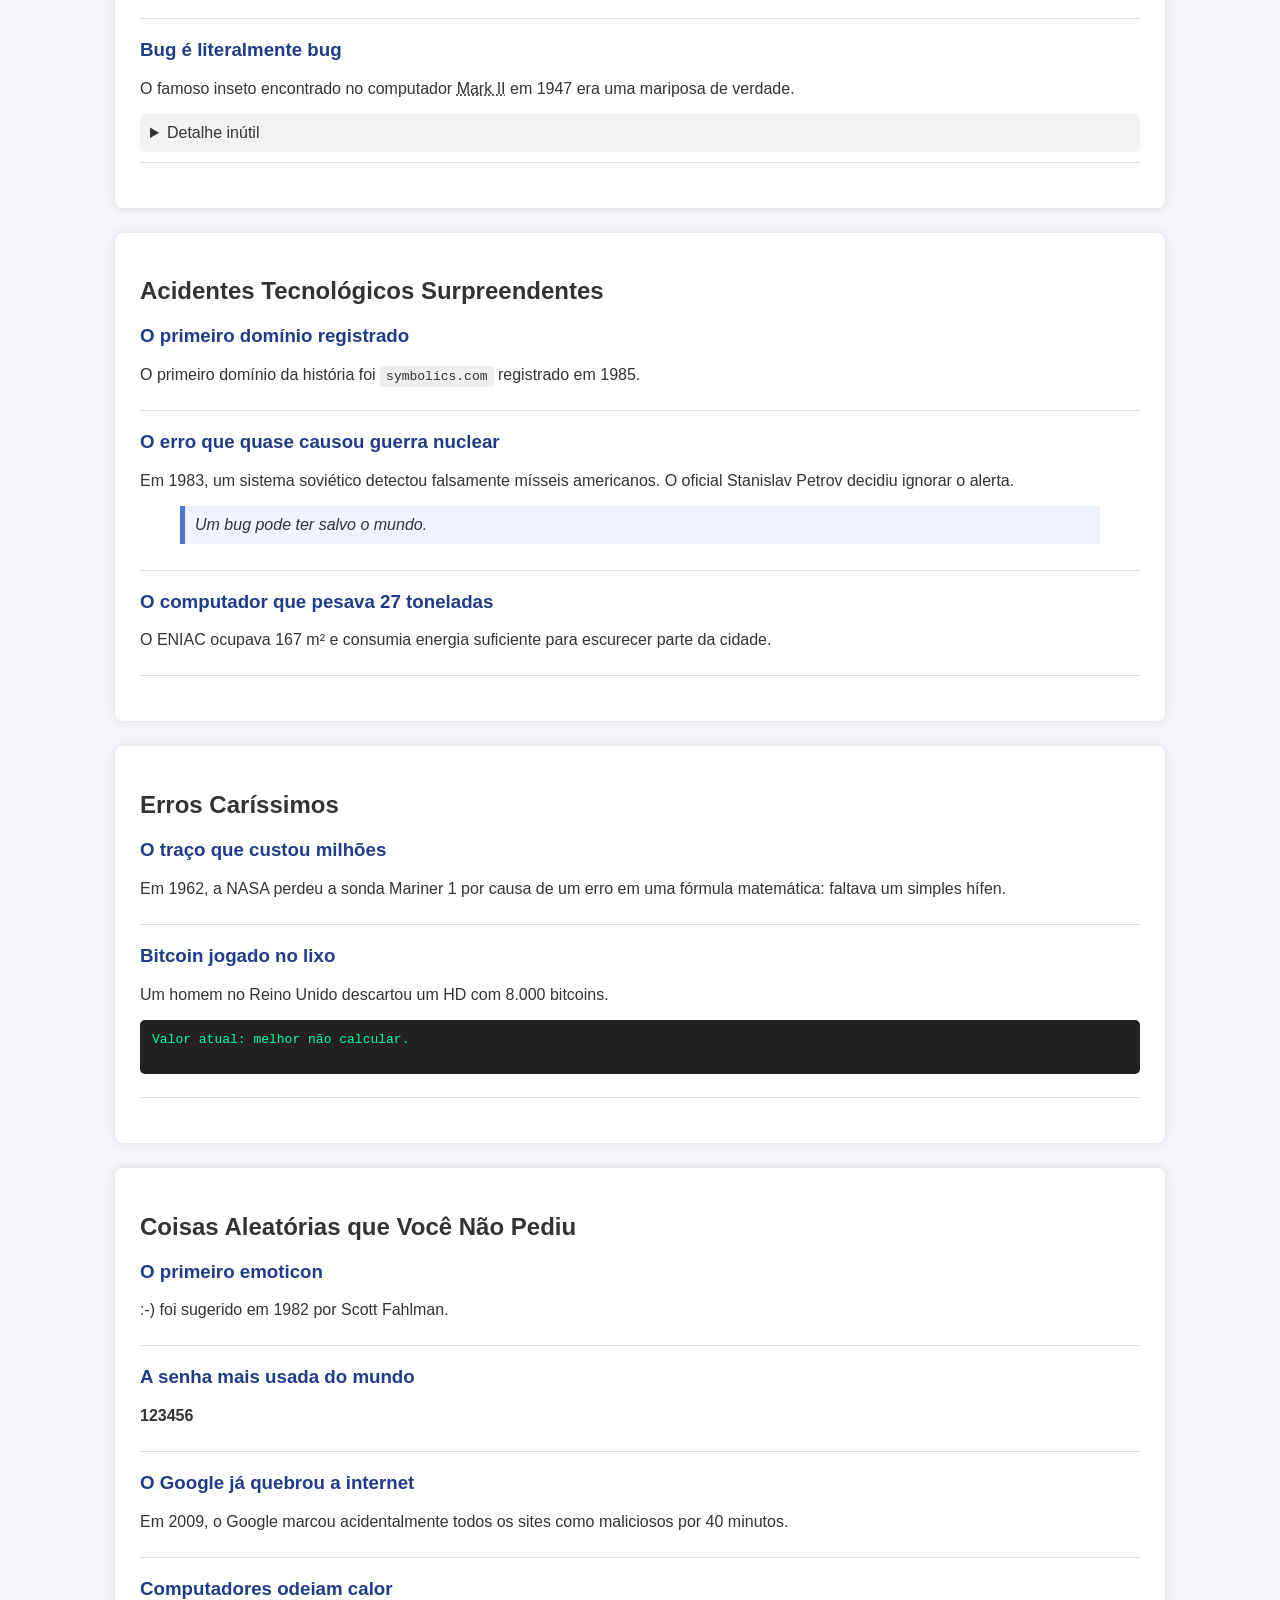
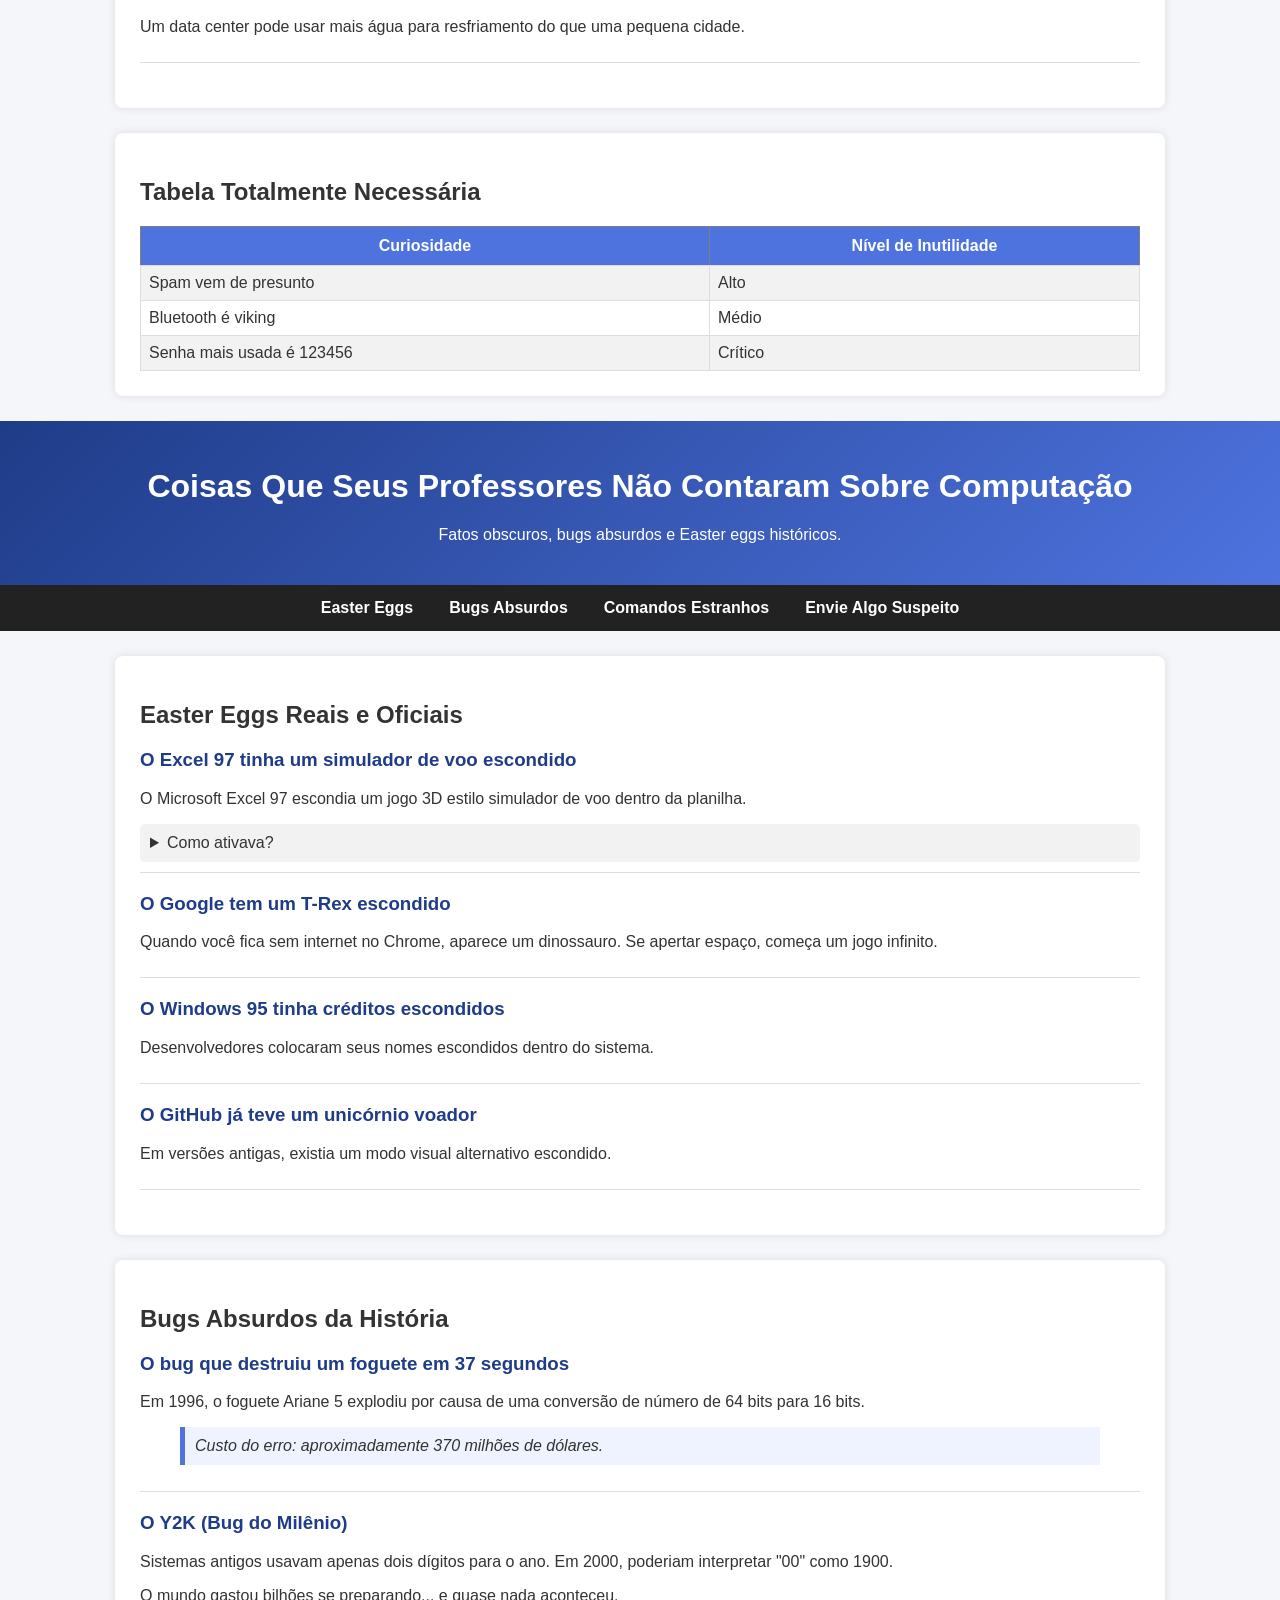
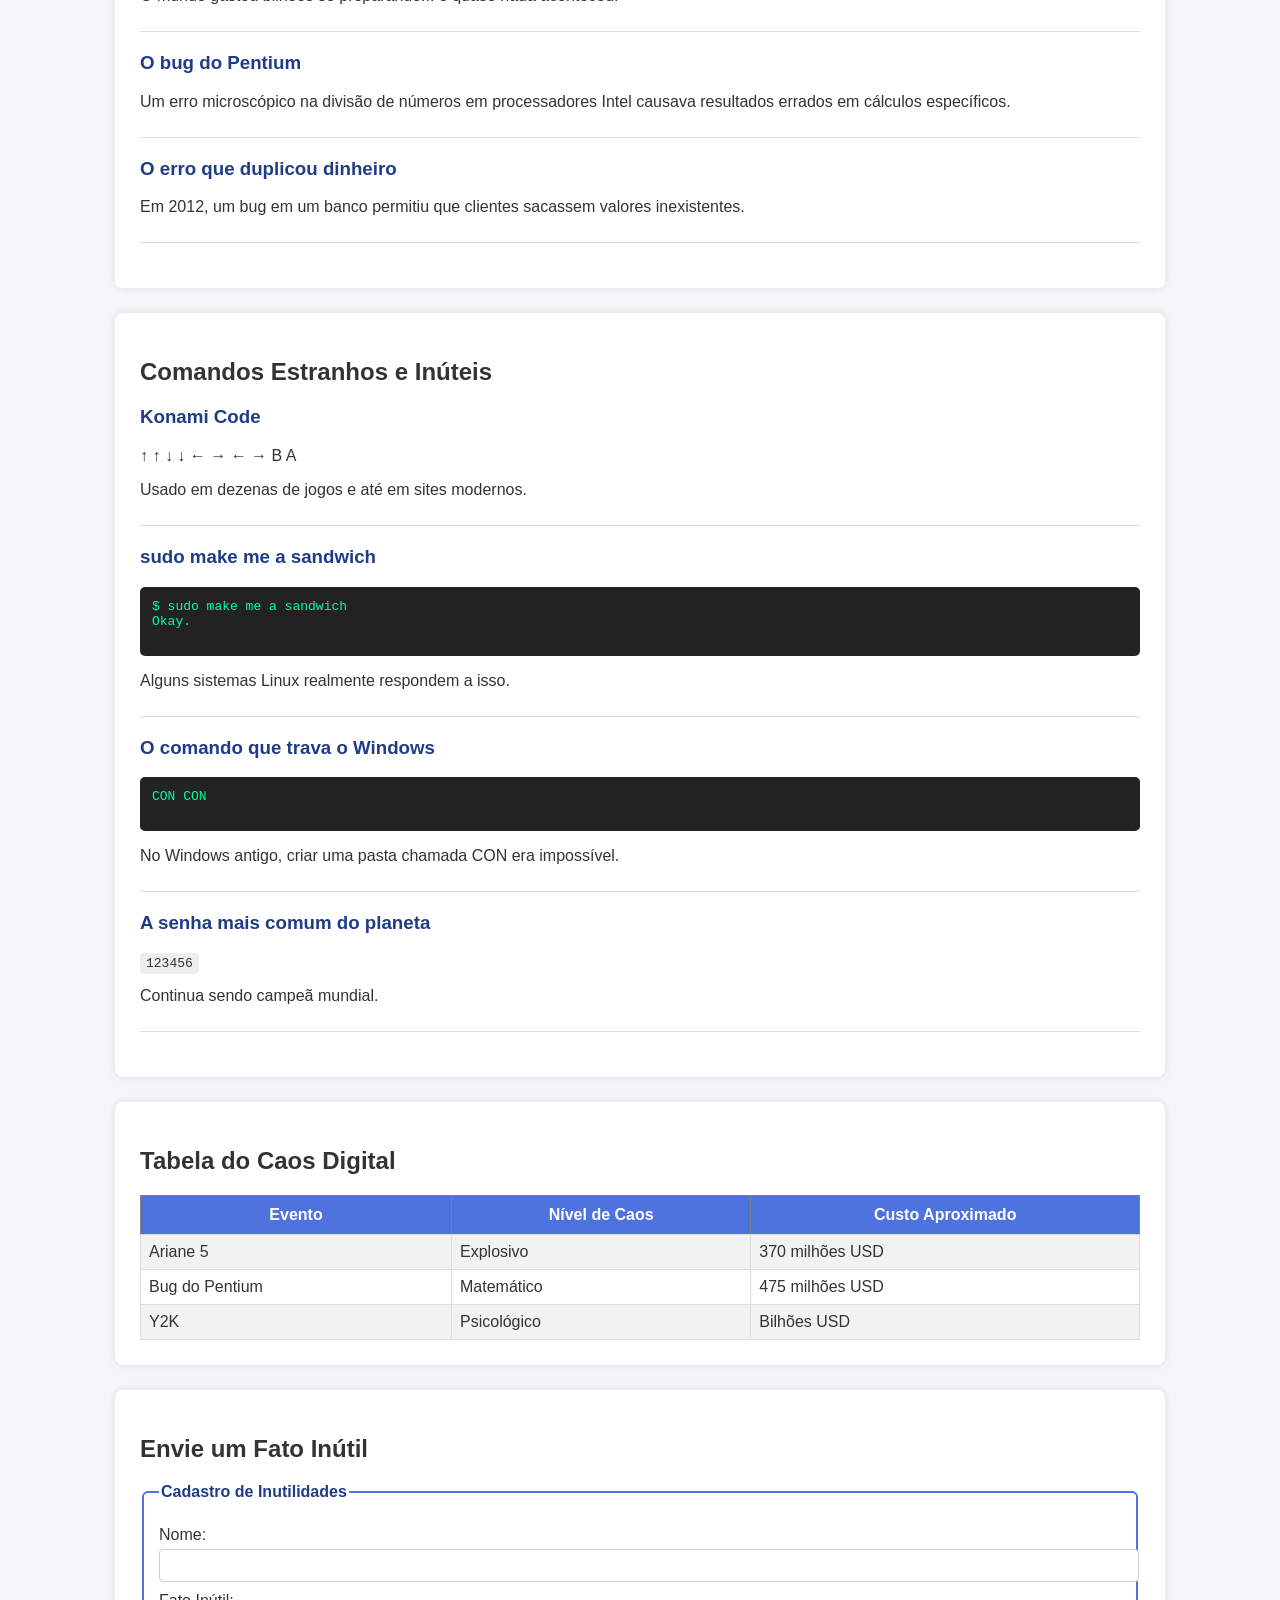
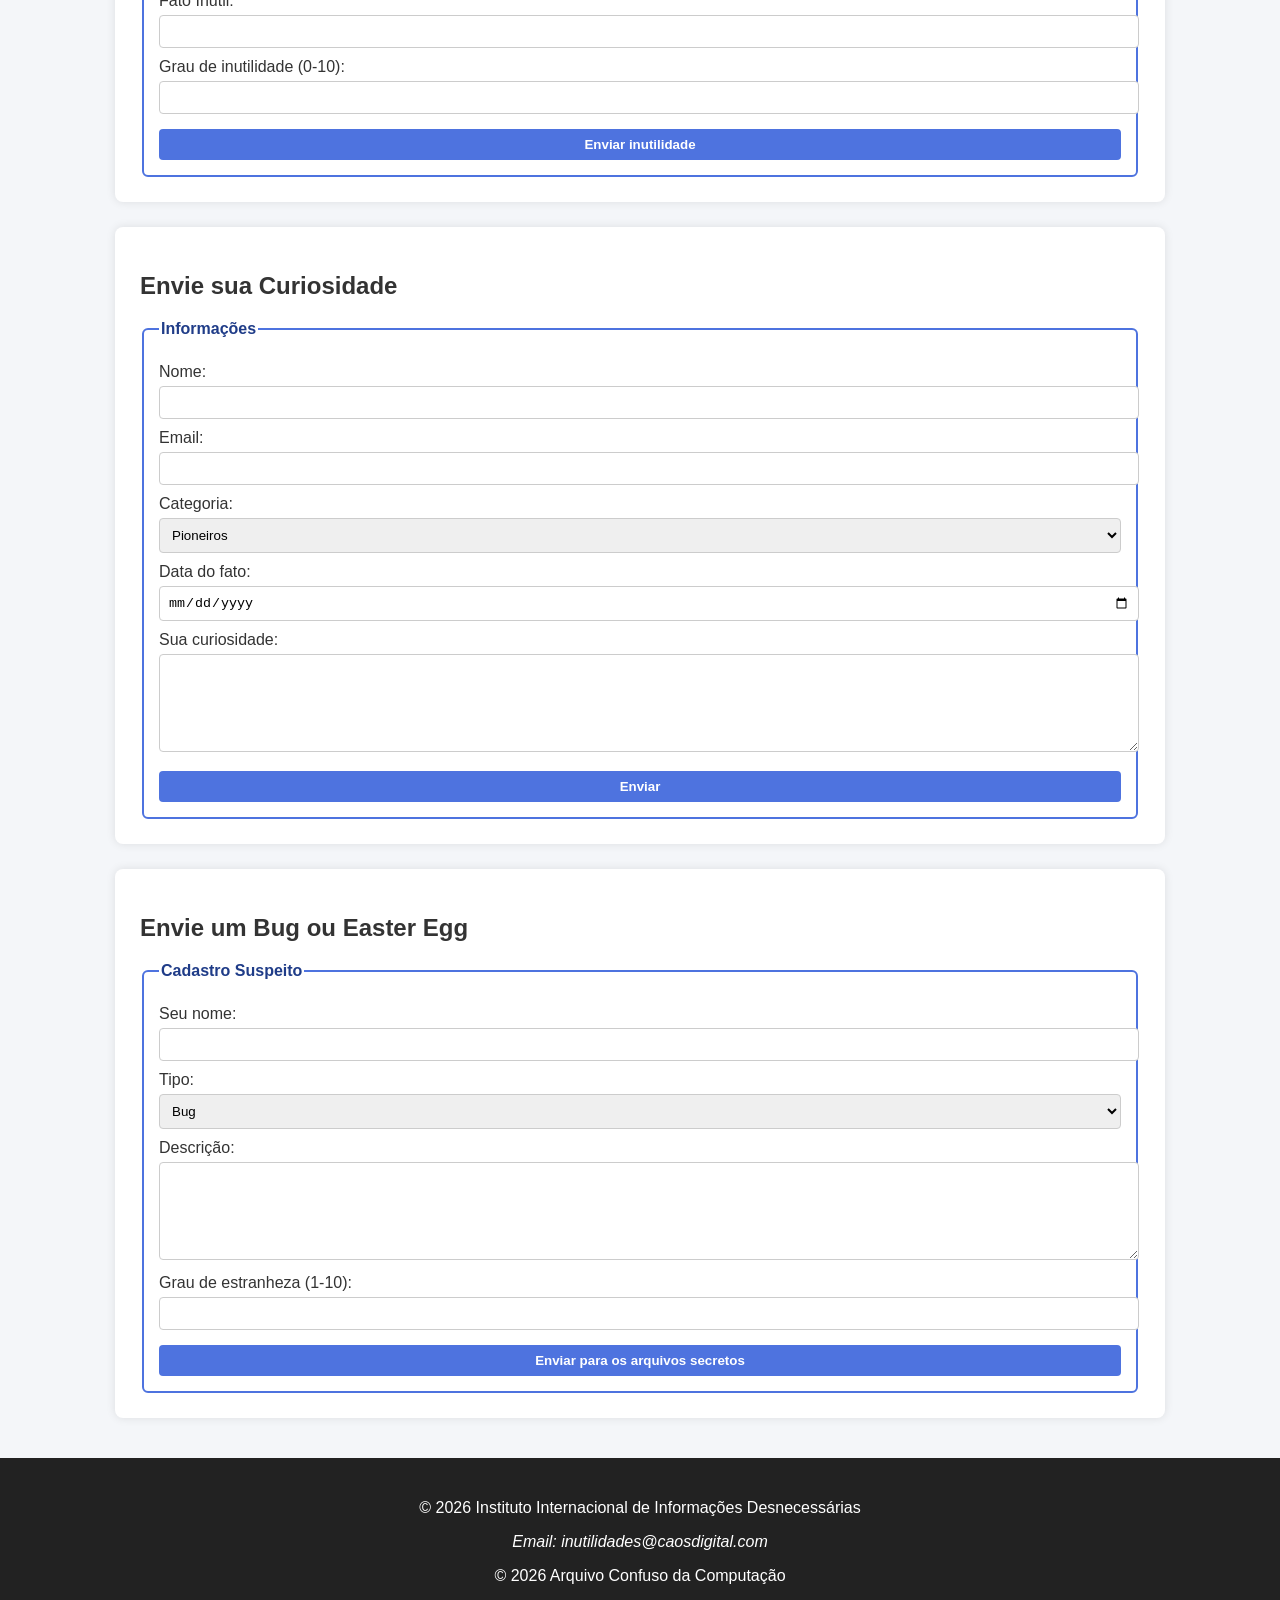
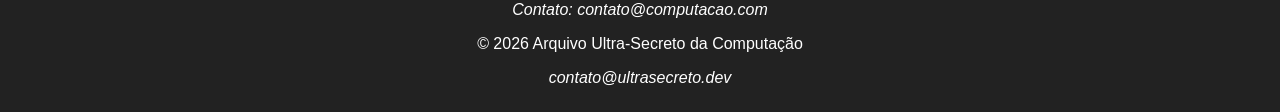
<file: atividadecss.html>
<!DOCTYPE html>
<html lang="pt-br">
<head>
    <meta charset="UTF-8">
    <meta name="description" content="Curiosidades e fatos históricos da Ciência da Computação">
    <meta name="author" content="Portal Computação">
    <meta name="viewport" content="width=device-width, initial-scale=1.0">
    <title>Arquivo Confuso da Computação</title>
</head>

<style>

body{
    font-family: Arial, Helvetica, sans-serif;
    margin:0;
    background:#f4f6f9;
    color:#333;
}

/* topo */
header{
    background:linear-gradient(135deg,#1f3c88,#4e73df);
    color:white;
    padding:25px;
    text-align:center;
}

/* menu */
nav{
    background:#222;
    position:sticky;
    top:0;
    z-index:100;
}

nav ul{
    list-style:none;
    margin:0;
    padding:0;
    display:flex;
    flex-wrap:wrap;
    justify-content:center;
}

nav li{
    margin:0;
}

nav a{
    display:block;
    padding:14px 18px;
    color:white;
    text-decoration:none;
    font-weight:bold;
}

nav a:hover{
    background:#4e73df;
}

/* seções */
section{
    background:white;
    margin:25px auto;
    padding:25px;
    max-width:1000px;
    border-radius:8px;
    box-shadow:0 0 10px rgba(0,0,0,0.1);
}

/* artigos */
article{
    margin-bottom:20px;
    padding-bottom:10px;
    border-bottom:1px solid #ddd;
}

article h3{
    color:#1f3c88;
}

/* detalhes */
details{
    background:#f2f2f2;
    padding:10px;
    border-radius:5px;
    margin-top:8px;
}

/* blockquote */
blockquote{
    background:#eef3ff;
    border-left:5px solid #4e73df;
    padding:10px;
    font-style:italic;
}

/* tabelas */
table{
    width:100%;
    border-collapse:collapse;
    margin-top:15px;
}

th{
    background:#4e73df;
    color:white;
    padding:10px;
}

td{
    padding:8px;
    border:1px solid #ddd;
}

tr:nth-child(even){
    background:#f2f2f2;
}

/* códigos */
code{
    background:#eee;
    padding:3px 6px;
    border-radius:4px;
}

pre{
    background:#222;
    color:#00ff9c;
    padding:12px;
    border-radius:5px;
    overflow:auto;
}

/* formulários */
form{
    margin-top:15px;
}

fieldset{
    border:2px solid #4e73df;
    border-radius:6px;
    padding:15px;
}

legend{
    font-weight:bold;
    color:#1f3c88;
}

label{
    display:block;
    margin-top:10px;
}

input, textarea, select{
    width:100%;
    padding:8px;
    margin-top:5px;
    border:1px solid #ccc;
    border-radius:4px;
}

textarea{
    min-height:80px;
}

input[type="submit"]{
    margin-top:15px;
    background:#4e73df;
    color:white;
    border:none;
    cursor:pointer;
    font-weight:bold;
}

input[type="submit"]:hover{
    background:#1f3c88;
}

/* footer */
footer{
    background:#222;
    color:white;
    text-align:center;
    padding:25px;
    margin-top:40px;
}

/* responsivo */
@media (max-width:700px){

    nav ul{
        flex-direction:column;
        align-items:center;
    }

    section{
        margin:15px;
    }

}

</style>
<body>


<div id="pagina">

    <header id="topo">
        <h1>Arquivo (Quase) Perdido da Ciência da Computação</h1>
        <p>Uma coletânea caótica de fatos históricos, curiosos e inesperados.</p>
    </header>

    <nav id="menu-principal">
        <ul>
            <li><a href="#pioneiros">Pioneiros</a></li>
            <li><a href="#bugs">Bugs</a></li>
            <li><a href="#internet">Internet</a></li>
            <li><a href="#linguagens">Linguagens</a></li>
            <li><a href="#linha-do-tempo">Linha do Tempo</a></li>
            <li><a href="#formulario">Envie Algo</a></li>
        </ul>
    </nav>

    <main>

        <section id="pioneiros">
            <h2>Pioneiros Esquecidos</h2>

            <article>
                <h3>Ada Lovelace</h3>
                <p>Considerada a primeira programadora da história.</p>
                <details>
                    <summary>Ver mais</summary>
                    <p>Ela escreveu um algoritmo para a Máquina Analítica no século XIX.</p>
                </details>
            </article>

            <article>
                <h3>Alan Turing</h3>
                <p>Criador do conceito de Máquina de Turing.</p>
                <blockquote>
                    "Podemos ver apenas um pouco do futuro, mas o suficiente para perceber que há muito a fazer."
                </blockquote>
            </article>

            <aside>
                <h4>Curiosidade lateral</h4>
                <p>Durante décadas, o trabalho de Turing foi mantido em segredo.</p>
            </aside>
        </section>

        <section id="bugs">
            <h2>Histórias de Bugs</h2>

            <article>
                <h3>O Primeiro Bug Real</h3>
                <p>Uma mariposa encontrada em um computador em 1947.</p>
                <figure>
                    <figcaption>Registro do bug colado no relatório técnico.</figcaption>
                </figure>
            </article>

            <article>
                <h3>O Vírus Creeper</h3>
                <p>Primeiro vírus da história (1971).</p>
                <p>Mensagem exibida:</p>
                <pre>
I'M THE CREEPER : CATCH ME IF YOU CAN
                </pre>
            </article>
        </section>

        <section id="internet">
            <h2>Curiosidades da Internet</h2>

            <article>
                <h3>Primeiro Website</h3>
                <p>Criado em 1991 por Tim Berners-Lee.</p>
            </article>

            <article>
                <h3>ARPANET</h3>
                <p>A precursora da internet moderna.</p>
                <ul>
                    <li>Primeira mensagem enviada: "LO"</li>
                    <li>O sistema caiu antes de completar "LOGIN"</li>
                </ul>
            </article>

            <article>
                <h3>Emojis e ASCII</h3>
                <p>Antes dos emojis gráficos, usávamos:</p>
                <code>:-)</code>
                <code>;-)</code>
                <code>:-D</code>
            </article>
        </section>

        <section id="linguagens">
            <h2>Linguagens de Programação</h2>

            <article>
                <h3>COBOL</h3>
                <p>Ainda usado em sistemas bancários.</p>
            </article>

            <article>
                <h3>C</h3>
                <p>Base para muitos sistemas operacionais.</p>
            </article>

            <article>
                <h3>HTML</h3>
                <p>Não é linguagem de programação, mas estrutura a web.</p>
            </article>

            <div>
                <table border="1">
                    <caption>Linguagens e Ano de Criação</caption>
                    <thead>
                        <tr>
                            <th>Linguagem</th>
                            <th>Ano</th>
                        </tr>
                    </thead>
                    <tbody>
                        <tr>
                            <td>COBOL</td>
                            <td>1959</td>
                        </tr>
                        <tr>
                            <td>C</td>
                            <td>1972</td>
                        </tr>
                        <tr>
                            <td>Python</td>
                            <td>1991</td>
                        </tr>
                    </tbody>
                    <tfoot>
                        <tr>
                            <td colspan="2">Dados históricos aproximados</td>
                        </tr>
                    </tfoot>
                </table>
            </div>
        </section>

        <section id="linha-do-tempo">
            <h2>Linha do Tempo Aleatória</h2>

            <ol>
                <li>1837 - Máquina Analítica</li>
                <li>1946 - ENIAC</li>
                <li>1969 - ARPANET</li>
                <li>1991 - Primeiro site</li>
                <li>2007 - Popularização dos smartphones</li>
            </ol>
        </section>


</div>


<header>
    <h1>Fatos Inúteis (Mas Incríveis) da Ciência da Computação</h1>
    <p>Informações que não vão melhorar seu código… mas vão melhorar sua aula.</p>
</header>

<nav>
    <ul>
        <li><a href="#nomes">Nomes Estranhos</a></li>
        <li><a href="#acidentes">Acidentes Tecnológicos</a></li>
        <li><a href="#dinheiro">Erros Caríssimos</a></li>
        <li><a href="#aleatorio">Aleatoriedades</a></li>
        <li><a href="#form">Envie Algo Inútil</a></li>
    </ul>
</nav>



<section id="nomes">
    <h2>Nomes Estranhos da Computação</h2>

    <article>
        <h3>Spam vem de um presunto</h3>
        <p>
            O termo "spam" para emails indesejados vem de um esquete do 
            <strong>Monty Python</strong> onde a palavra SPAM (marca de presunto enlatado) 
            era repetida incessantemente.
        </p>
    </article>

    <article>
        <h3>Bluetooth tem nome viking</h3>
        <p>
            A tecnologia foi nomeada em homenagem ao rei 
            <em>Harald "Bluetooth" Gormsson</em>, que unificou a Dinamarca.
            A ideia era “unificar dispositivos”.
        </p>
    </article>

    <article>
        <h3>Bug é literalmente bug</h3>
        <p>
            O famoso inseto encontrado no computador 
            <abbr title="Harvard Mark II">Mark II</abbr> em 1947 
            era uma mariposa de verdade.
        </p>
        <details>
            <summary>Detalhe inútil</summary>
            <p>O inseto ainda está preservado em um museu.</p>
        </details>
    </article>

</section>


<section id="acidentes">

    <h2>Acidentes Tecnológicos Surpreendentes</h2>

    <article>
        <h3>O primeiro domínio registrado</h3>
        <p>
            O primeiro domínio da história foi 
            <code>symbolics.com</code> registrado em 1985.
        </p>
    </article>

    <article>
        <h3>O erro que quase causou guerra nuclear</h3>
        <p>
            Em 1983, um sistema soviético detectou falsamente mísseis americanos.
            O oficial Stanislav Petrov decidiu ignorar o alerta.
        </p>
        <blockquote>
            Um bug pode ter salvo o mundo.
        </blockquote>
    </article>

    <article>
        <h3>O computador que pesava 27 toneladas</h3>
        <p>
            O ENIAC ocupava 167 m² e consumia energia suficiente para escurecer parte da cidade.
        </p>
    </article>

</section>


<section id="dinheiro">

    <h2>Erros Caríssimos</h2>

    <article>
        <h3>O traço que custou milhões</h3>
        <p>
            Em 1962, a NASA perdeu a sonda Mariner 1 por causa de um erro em uma fórmula matemática:
            faltava um simples hífen.
        </p>
    </article>

    <article>
        <h3>Bitcoin jogado no lixo</h3>
        <p>
            Um homem no Reino Unido descartou um HD com 8.000 bitcoins.
        </p>
        <pre>
Valor atual: melhor não calcular.
        </pre>
    </article>

</section>


<section id="aleatorio">

    <h2>Coisas Aleatórias que Você Não Pediu</h2>

    <article>
        <h3>O primeiro emoticon</h3>
        <p>
            :-) foi sugerido em 1982 por Scott Fahlman.
        </p>
    </article>

    <article>
        <h3>A senha mais usada do mundo</h3>
        <p><strong>123456</strong></p>
    </article>

    <article>
        <h3>O Google já quebrou a internet</h3>
        <p>
            Em 2009, o Google marcou acidentalmente todos os sites como maliciosos por 40 minutos.
        </p>
    </article>

    <article>
        <h3>Computadores odeiam calor</h3>
        <p>
            Um data center pode usar mais água para resfriamento do que uma pequena cidade.
        </p>
    </article>

</section>


<section>

    <h2>Tabela Totalmente Necessária</h2>

    <table border="1">
        <tr>
            <th>Curiosidade</th>
            <th>Nível de Inutilidade</th>
        </tr>
        <tr>
            <td>Spam vem de presunto</td>
            <td>Alto</td>
        </tr>
        <tr>
            <td>Bluetooth é viking</td>
            <td>Médio</td>
        </tr>
        <tr>
            <td>Senha mais usada é 123456</td>
            <td>Crítico</td>
        </tr>
    </table>

</section>

<header>
    <h1>Coisas Que Seus Professores Não Contaram Sobre Computação</h1>
    <p>Fatos obscuros, bugs absurdos e Easter eggs históricos.</p>
</header>

<nav>
    <ul>
        <li><a href="#easter-eggs">Easter Eggs</a></li>
        <li><a href="#bugs-absurdos">Bugs Absurdos</a></li>
        <li><a href="#comandos-secretos">Comandos Estranhos</a></li>
        <li><a href="#formulario-secreto">Envie Algo Suspeito</a></li>
    </ul>
</nav>


<section id="easter-eggs">

    <h2>Easter Eggs Reais e Oficiais</h2>

    <article>
        <h3>O Excel 97 tinha um simulador de voo escondido</h3>
        <p>
            O Microsoft Excel 97 escondia um jogo 3D estilo simulador de voo 
            dentro da planilha.
        </p>
        <details>
            <summary>Como ativava?</summary>
            <p>Era preciso selecionar células específicas e usar combinações absurdas de teclado.</p>
        </details>
    </article>

    <article>
        <h3>O Google tem um T-Rex escondido</h3>
        <p>
            Quando você fica sem internet no Chrome, aparece um dinossauro.
            Se apertar espaço, começa um jogo infinito.
        </p>
    </article>

    <article>
        <h3>O Windows 95 tinha créditos escondidos</h3>
        <p>
            Desenvolvedores colocaram seus nomes escondidos dentro do sistema.
        </p>
    </article>

    <article>
        <h3>O GitHub já teve um unicórnio voador</h3>
        <p>
            Em versões antigas, existia um modo visual alternativo escondido.
        </p>
    </article>

</section>



<section id="bugs-absurdos">

    <h2>Bugs Absurdos da História</h2>

    <article>
        <h3>O bug que destruiu um foguete em 37 segundos</h3>
        <p>
            Em 1996, o foguete Ariane 5 explodiu por causa de uma conversão de número
            de 64 bits para 16 bits.
        </p>
        <blockquote>
            Custo do erro: aproximadamente 370 milhões de dólares.
        </blockquote>
    </article>

    <article>
        <h3>O Y2K (Bug do Milênio)</h3>
        <p>
            Sistemas antigos usavam apenas dois dígitos para o ano.
            Em 2000, poderiam interpretar "00" como 1900.
        </p>
        <p>
            O mundo gastou bilhões se preparando... e quase nada aconteceu.
        </p>
    </article>

    <article>
        <h3>O bug do Pentium</h3>
        <p>
            Um erro microscópico na divisão de números em processadores Intel
            causava resultados errados em cálculos específicos.
        </p>
    </article>

    <article>
        <h3>O erro que duplicou dinheiro</h3>
        <p>
            Em 2012, um bug em um banco permitiu que clientes sacassem valores inexistentes.
        </p>
    </article>

</section>



<section id="comandos-secretos">

    <h2>Comandos Estranhos e Inúteis</h2>

    <article>
        <h3>Konami Code</h3>
        <p>
            ↑ ↑ ↓ ↓ ← → ← → B A
        </p>
        <p>
            Usado em dezenas de jogos e até em sites modernos.
        </p>
    </article>

    <article>
        <h3>sudo make me a sandwich</h3>
        <pre>
$ sudo make me a sandwich
Okay.
        </pre>
        <p>Alguns sistemas Linux realmente respondem a isso.</p>
    </article>

    <article>
        <h3>O comando que trava o Windows</h3>
        <pre>
CON CON
        </pre>
        <p>
            No Windows antigo, criar uma pasta chamada CON era impossível.
        </p>
    </article>

    <article>
        <h3>A senha mais comum do planeta</h3>
        <code>123456</code>
        <p>
            Continua sendo campeã mundial.
        </p>
    </article>

</section>



<section>

    <h2>Tabela do Caos Digital</h2>

    <table border="1">
        <tr>
            <th>Evento</th>
            <th>Nível de Caos</th>
            <th>Custo Aproximado</th>
        </tr>
        <tr>
            <td>Ariane 5</td>
            <td>Explosivo</td>
            <td>370 milhões USD</td>
        </tr>
        <tr>
            <td>Bug do Pentium</td>
            <td>Matemático</td>
            <td>475 milhões USD</td>
        </tr>
        <tr>
            <td>Y2K</td>
            <td>Psicológico</td>
            <td>Bilhões USD</td>
        </tr>
    </table>

</section>


<section id="form">

    <h2>Envie um Fato Inútil</h2>

    <form>
        <fieldset>
            <legend>Cadastro de Inutilidades</legend>

            <label>Nome:</label>
            <input type="text" name="nome">

            <label>Fato Inútil:</label>
            <input type="text" name="fato">

            <label>Grau de inutilidade (0-10):</label>
            <input type="number" name="grau" min="0" max="10">

            <input type="submit" value="Enviar inutilidade">
        </fieldset>
    </form>
    
</section>
 <section id="formulario">
            <h2>Envie sua Curiosidade</h2>

            <form>
                <fieldset>
                    <legend>Informações</legend>

                    <label>Nome:</label>
                    <input type="text" name="nome">

                    <label>Email:</label>
                    <input type="email" name="email">

                    <label>Categoria:</label>
                    <select name="categoria">
                        <option>Pioneiros</option>
                        <option>Bugs</option>
                        <option>Internet</option>
                        <option>Linguagens</option>
                    </select>

                    <label>Data do fato:</label>
                    <input type="date" name="data">

                    <label>Sua curiosidade:</label>
                    <textarea name="curiosidade"></textarea>

                    <input type="submit" value="Enviar">
                </fieldset>
            </form>
        </section>

    
<section id="formulario-secreto">

    <h2>Envie um Bug ou Easter Egg</h2>

    <form>
        <fieldset>
            <legend>Cadastro Suspeito</legend>

            <label>Seu nome:</label>
            <input type="text" name="nome">

            <label>Tipo:</label>
            <select name="tipo">
                <option>Bug</option>
                <option>Easter Egg</option>
                <option>Comando estranho</option>
            </select>

            <label>Descrição:</label>
            <textarea name="descricao"></textarea>

            <label>Grau de estranheza (1-10):</label>
            <input type="number" min="1" max="10">

            <input type="submit" value="Enviar para os arquivos secretos">
        </fieldset>
    </form>

</section>


</main>
</body>
<footer>
    <p>© 2026 Instituto Internacional de Informações Desnecessárias</p>
    <address>Email: inutilidades@caosdigital.com</address>
      <p>&copy; 2026 Arquivo Confuso da Computação</p>
        <address>
            Contato: contato@computacao.com
        </address>
         <p>© 2026 Arquivo Ultra-Secreto da Computação</p>
    <address>contato@ultrasecreto.dev</address>
</footer>

</div>

</body>
</html>
</file>
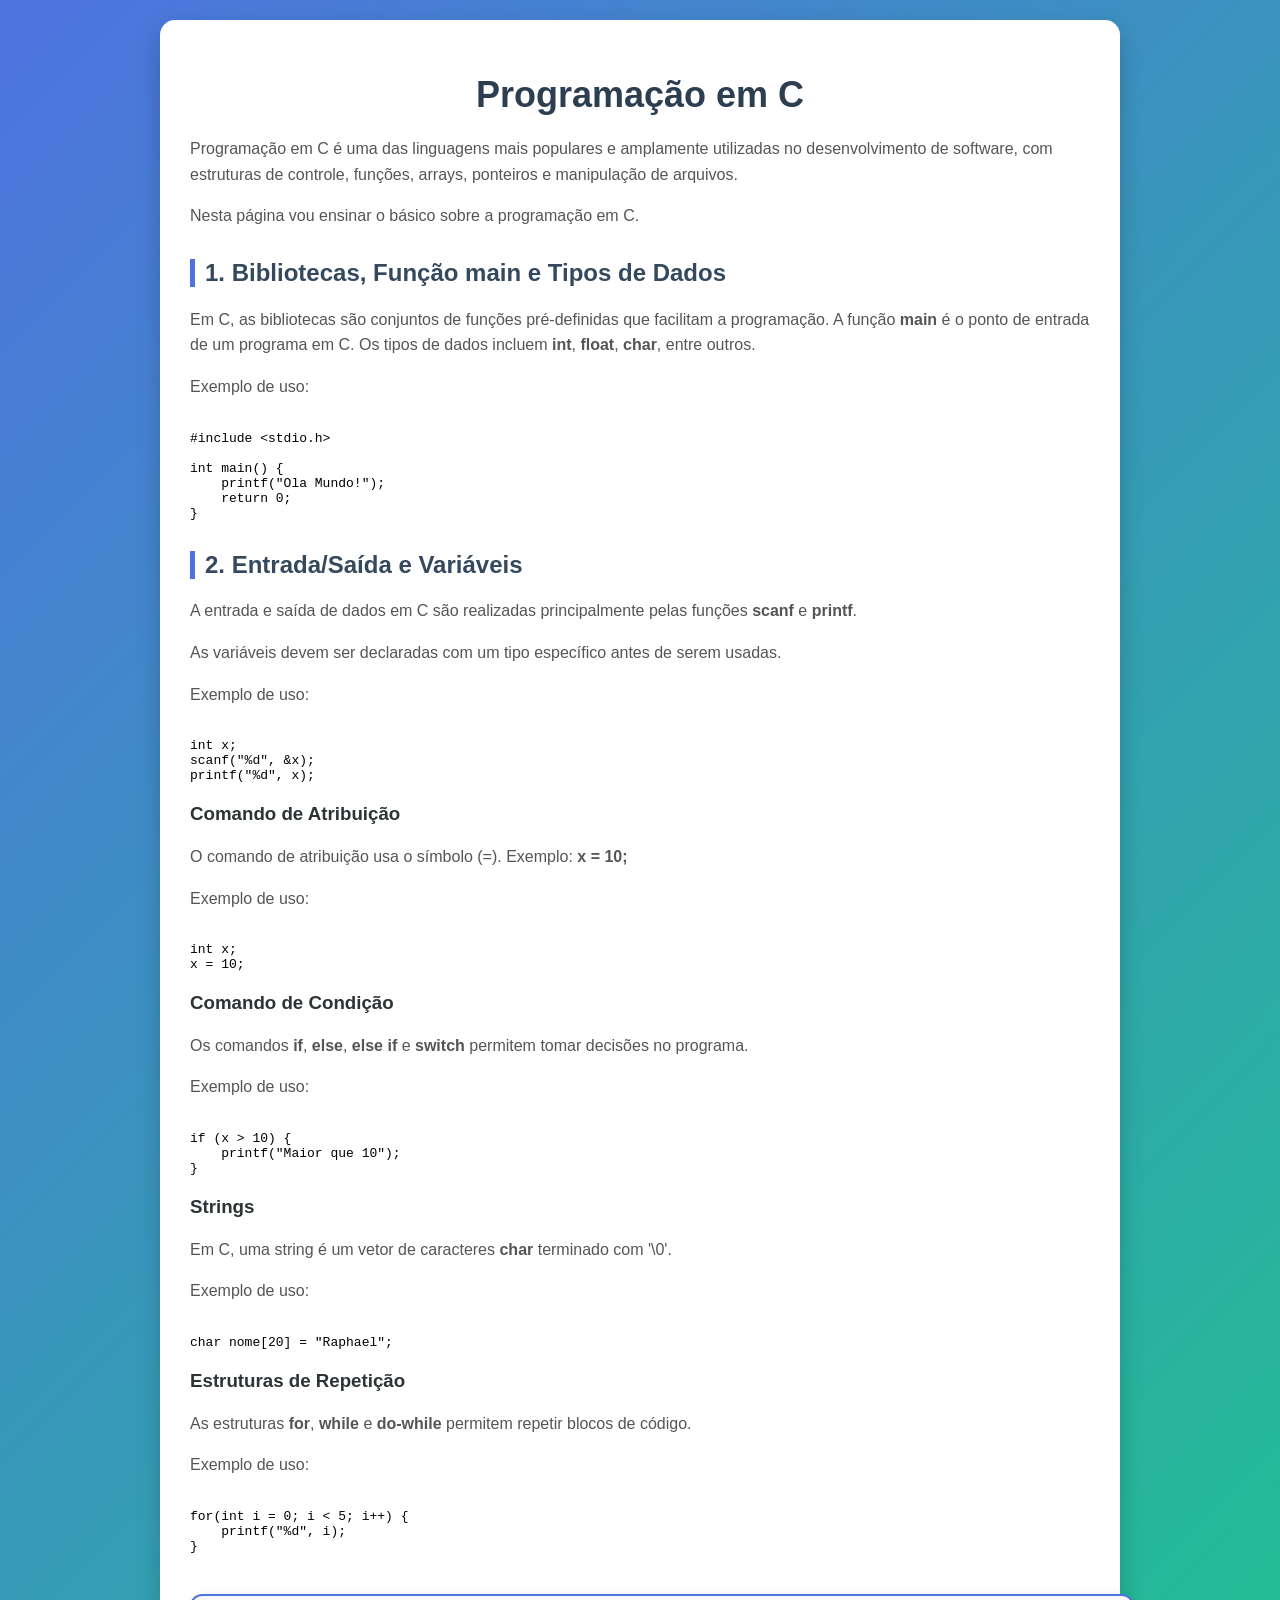
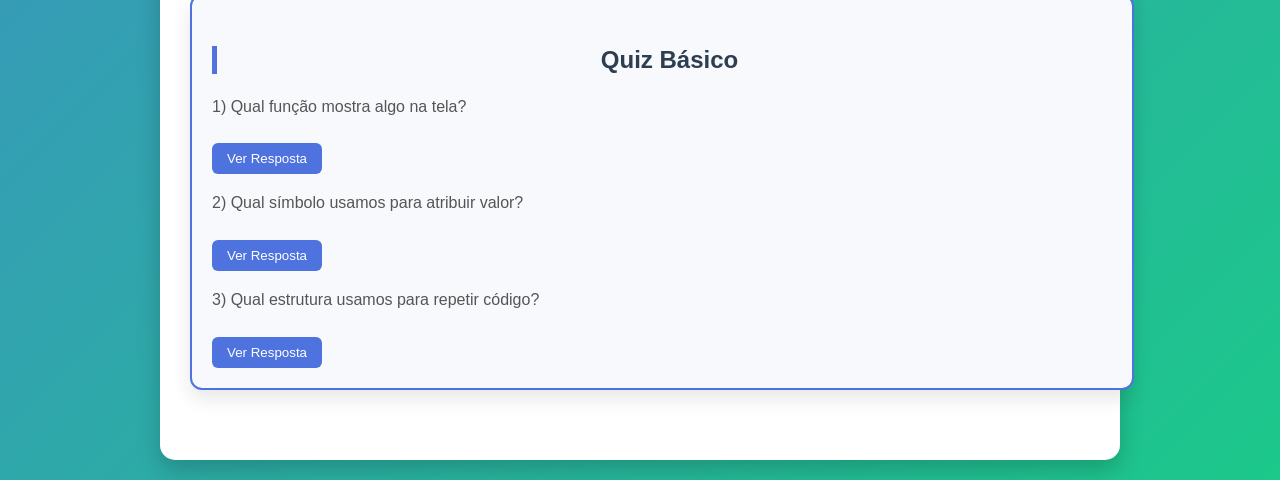
<file: ensino.html>
<!DOCTYPE html>
<html lang="pt-br">

<head>
    <meta charset="UTF-8">
    <meta name="viewport" content="width=device-width, initial-scale=1.0">
    <title>Programação em C</title>

    <style>
        body {
            font-family: Arial, sans-serif;
            margin: 20px;
            background: linear-gradient(135deg, #4e73df, #1cc88a);
        }

        .container {
            background: white;
            padding: 30px;
            border-radius: 15px;
            box-shadow: 0 10px 25px rgba(0,0,0,0.2);
            max-width: 900px;
            margin: auto;
        }

        h1 {
            text-align: center;
            font-size: 36px;
            color: #2c3e50;
            margin-bottom: 20px;
        }

        h2 {
            margin-top: 30px;
            color: #34495e;
            border-left: 5px solid #4e73df;
            padding-left: 10px;
        }

        h3 {
            margin-top: 20px;
            color: #2d3436;
        }

        p {
            font-size: 16px;
            line-height: 1.6;
            color: #555;
        }

        img {
            max-width: 100%;
            height: auto;
            margin: 15px 0;
            border-radius: 10px;
            box-shadow: 0 5px 15px rgba(0,0,0,0.15);
        }

        .quiz-simples {
            background: #f8f9fc;
            color: #333;
            width: 100%;
            margin: 40px auto;
            padding: 20px;
            border-radius: 12px;
            border: 2px solid #4e73df;
            font-family: Verdana, sans-serif;
            box-shadow: 0 8px 20px rgba(0,0,0,0.1);
        }

        .quiz-simples h2 {
            text-align: center;
            color: #2c3e50;
        }

        .quiz-simples button {
            margin-top: 8px;
            padding: 8px 15px;
            cursor: pointer;
            border: none;
            background: #4e73df;
            color: white;
            border-radius: 6px;
            transition: 0.3s;
        }

        .quiz-simples button:hover {
            background: #2e59d9;
        }
    </style>
</head>

<body>

<div class="container">

    <h1>Programação em C</h1>
    <p>Programação em C é uma das linguagens mais populares e amplamente utilizadas no desenvolvimento de software, com estruturas de controle, funções, arrays, ponteiros e manipulação de arquivos.</p>
    <p>Nesta página vou ensinar o básico sobre a programação em C.</p>

    <h2>1. Bibliotecas, Função main e Tipos de Dados</h2>
    <p>Em C, as bibliotecas são conjuntos de funções pré-definidas que facilitam a programação. A função <b>main</b> é o ponto de entrada de um programa em C. Os tipos de dados incluem <b>int</b>, <b>float</b>, <b>char</b>, entre outros.</p>
    <p>Exemplo de uso:</p>
    <pre><code>
#include &lt;stdio.h&gt;

int main() {
    printf("Ola Mundo!");
    return 0;
}
</code></pre>



    <h2>2. Entrada/Saída e Variáveis</h2>
    <p>A entrada e saída de dados em C são realizadas principalmente pelas funções <b>scanf</b> e <b>printf</b>.</p>
    <p>As variáveis devem ser declaradas com um tipo específico antes de serem usadas.</p>
    <p>Exemplo de uso:</p>
    <pre><code>
int x;
scanf("%d", &x);
printf("%d", x);
</code></pre>


    <h3>Comando de Atribuição</h3>
    <p>O comando de atribuição usa o símbolo (=). Exemplo: <b>x = 10;</b></p>
    <p>Exemplo de uso:</p>
    <pre><code>
int x;
x = 10;
</code></pre>

    <h3>Comando de Condição</h3>
    <p>Os comandos <b>if</b>, <b>else</b>, <b>else if</b> e <b>switch</b> permitem tomar decisões no programa.</p>
    <p>Exemplo de uso:</p>
    <pre><code>
if (x > 10) {
    printf("Maior que 10");
}
</code></pre>


    <h3>Strings</h3>
    <p>Em C, uma string é um vetor de caracteres <b>char</b> terminado com '\0'.</p>
    <p>Exemplo de uso:</p>
    <pre><code>
char nome[20] = "Raphael";
</code></pre>
    <h3>Estruturas de Repetição</h3>
    <p>As estruturas <b>for</b>, <b>while</b> e <b>do-while</b> permitem repetir blocos de código.</p>
    <p>Exemplo de uso:</p>
   <pre><code>
for(int i = 0; i < 5; i++) {
    printf("%d", i);
}
</code></pre>   

    <!-- QUIZ AGORA NO FINAL -->

    <div class="quiz-simples">
        <h2>Quiz Básico</h2>

        <p>1) Qual função mostra algo na tela?</p>
        <button onclick="alert('Resposta: printf')">Ver Resposta</button>

        <p>2) Qual símbolo usamos para atribuir valor?</p>
        <button onclick="alert('Resposta: =')">Ver Resposta</button>

        <p>3) Qual estrutura usamos para repetir código?</p>
        <button onclick="alert('Resposta: for / while / do-while')">Ver Resposta</button>
    </div>

</div>

</body>
</html>
</file>
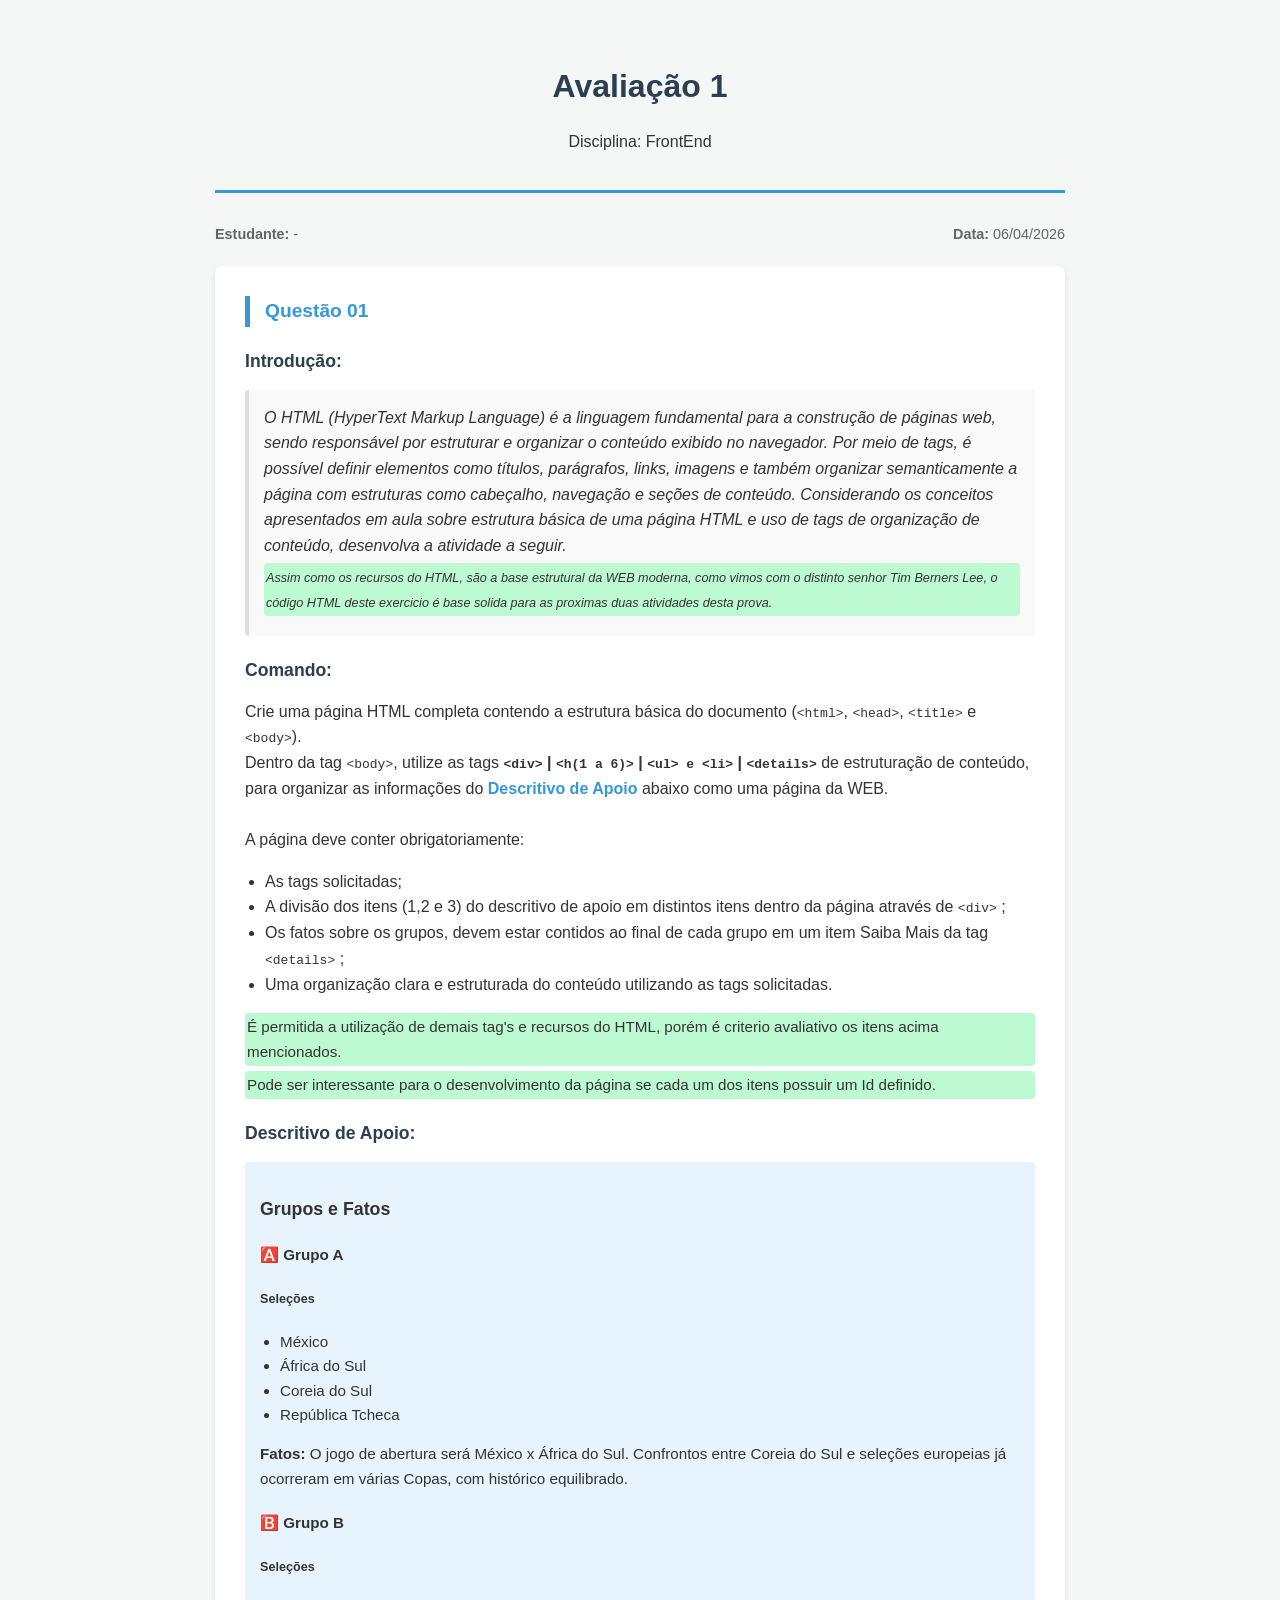
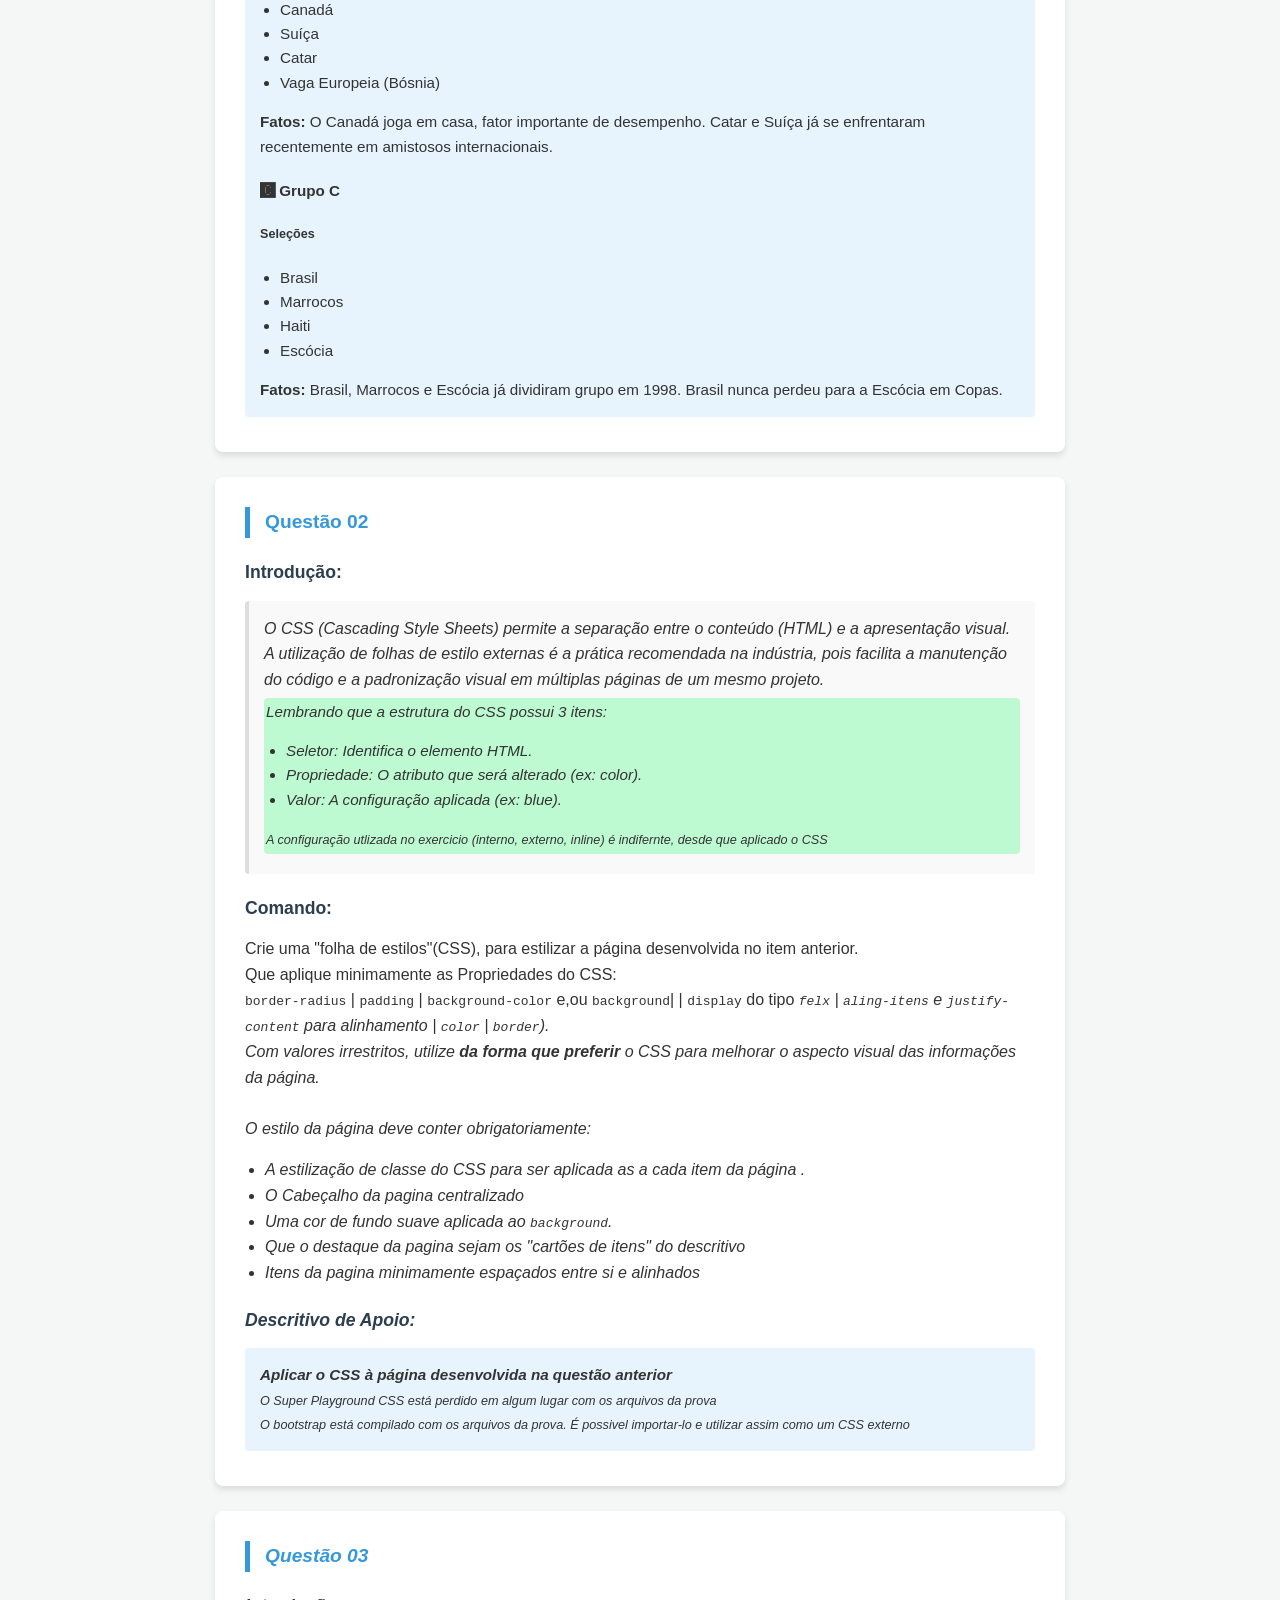
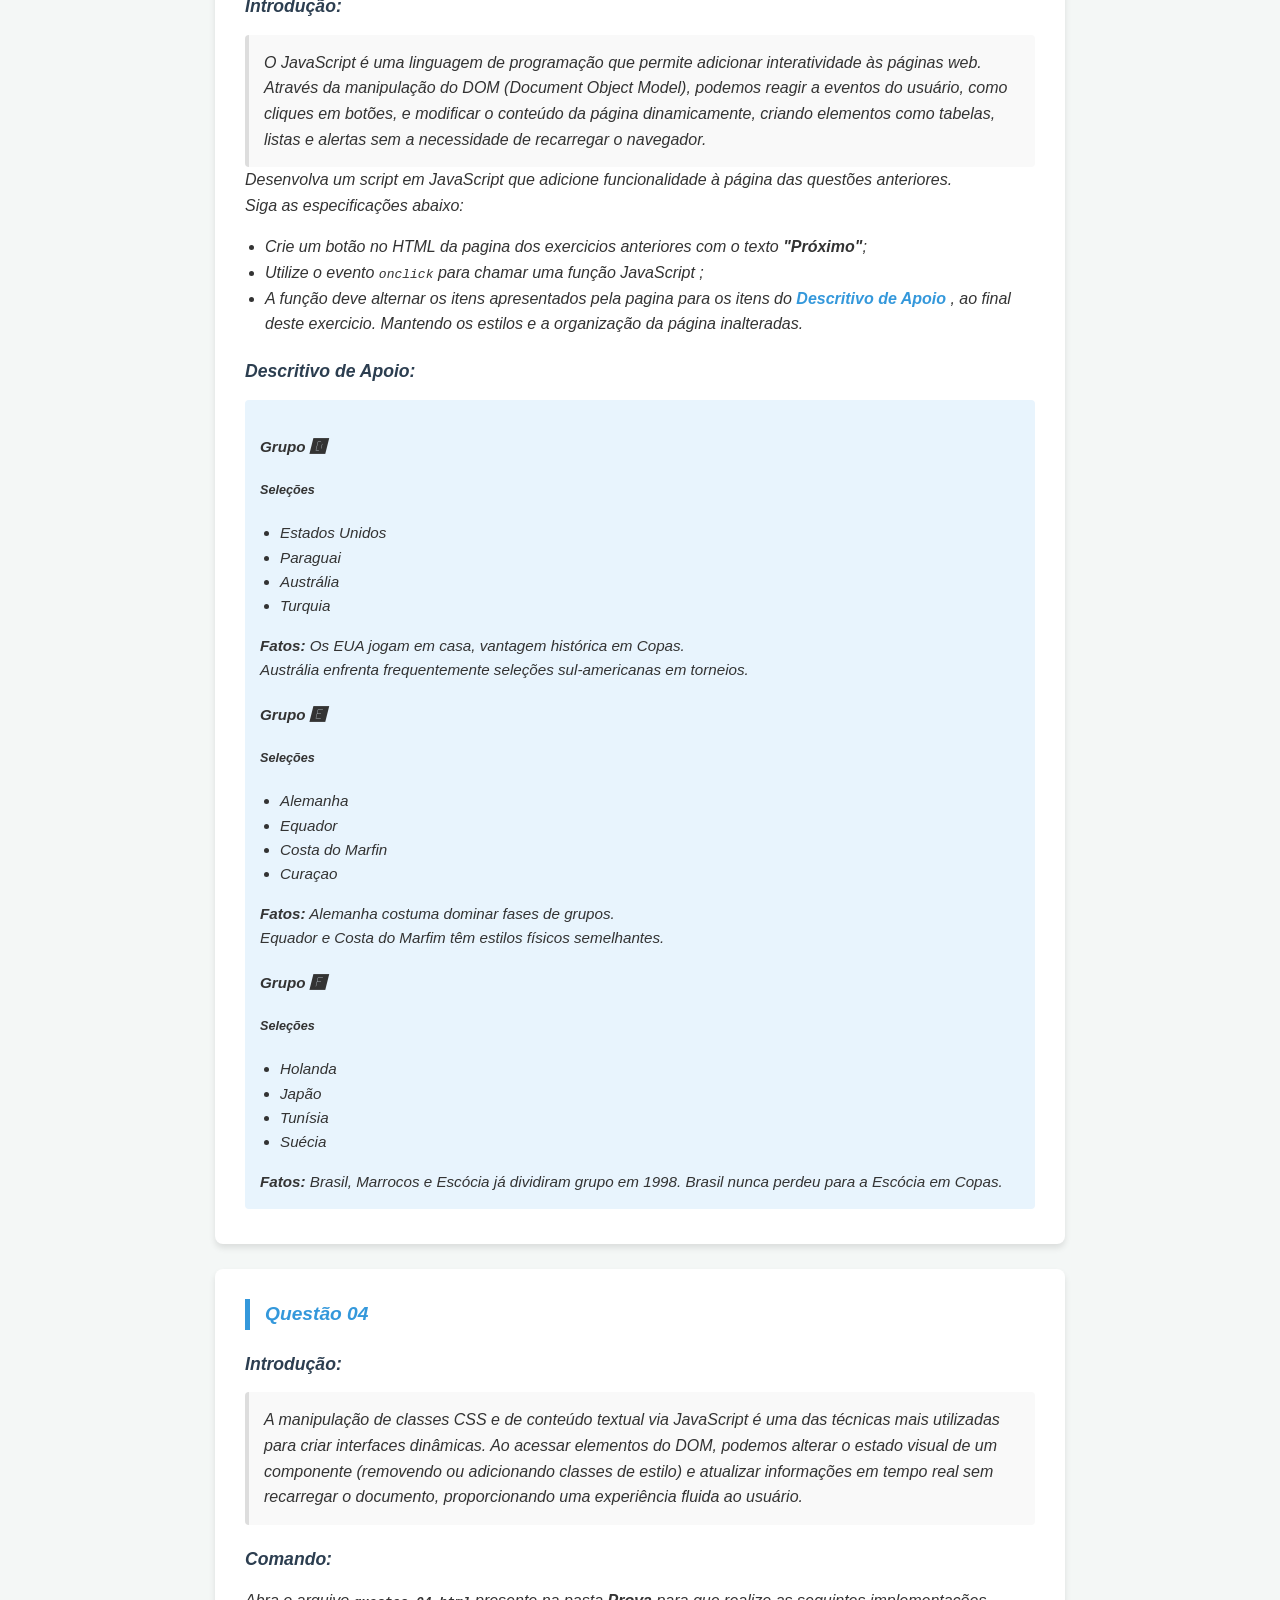
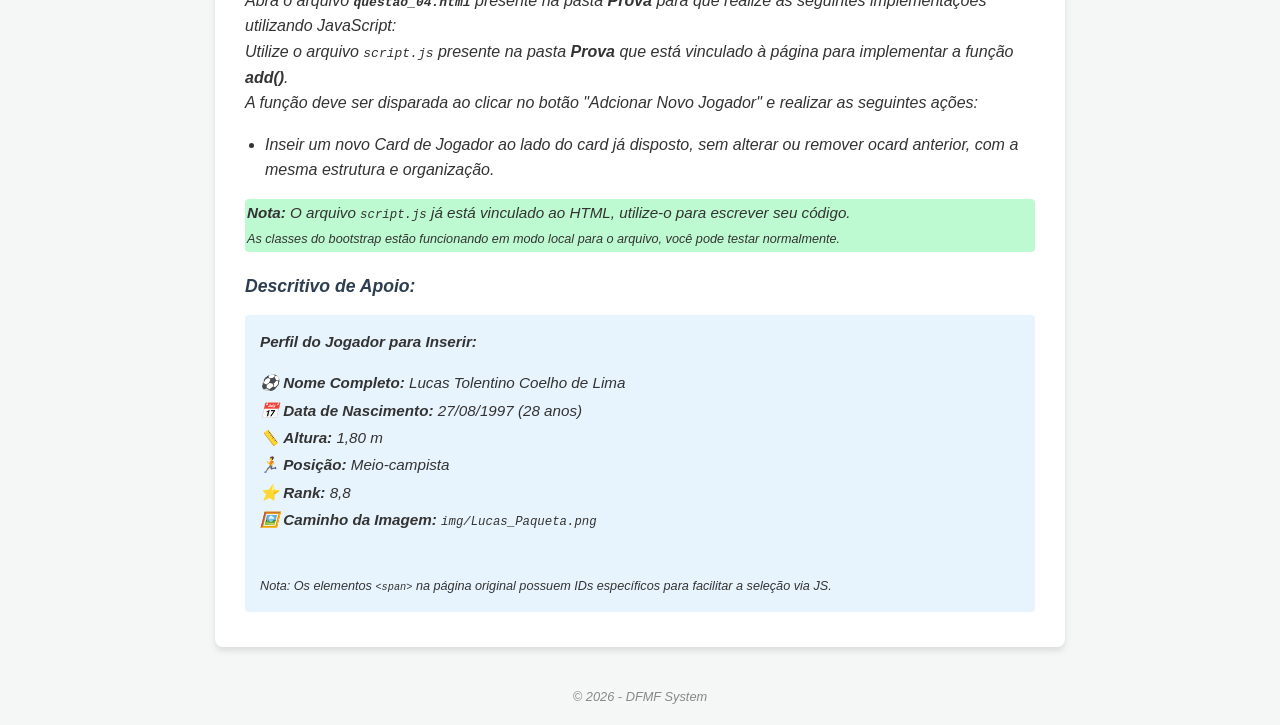
<file: Reprova/dia01.html>
<!DOCTYPE html>
<html lang="pt-br">
<head>
    <meta charset="UTF-8">
    <meta name="viewport" content="width=device-width, initial-scale=1.0">
    <title>Avaliação Prática de FrontEnd</title>
    <style>
        :root {
            --primary-color: #2c3e50;
            --accent-color: #3498db;
            --bg-color: #f4f7f6;
            --card-bg: #ffffff;
            --text-color: #333;
        }

        body {
            font-family: 'Segoe UI', Tahoma, Geneva, Verdana, sans-serif;
            background-color: var(--bg-color);
            color: var(--text-color);
            line-height: 1.6;
            margin: 0;
            padding: 20px;
        }

        .container {
            max-width: 850px;
            margin: 0 auto;
        }

        header {
            text-align: center;
            padding: 20px 0;
            border-bottom: 3px solid var(--accent-color);
            margin-bottom: 30px;
        }

        h1 {
            color: var(--primary-color);
            margin-bottom: 5px;
        }

        .info-aluno {
            display: flex;
            justify-content: space-between;
            margin-bottom: 20px;
            font-size: 0.9em;
            color: #666;
        }

        .question-card {
            background: var(--card-bg);
            padding: 30px;
            border-radius: 8px;
            box-shadow: 0 4px 6px rgba(0,0,0,0.1);
            margin-bottom: 25px;
        }

        .question-header {
            font-weight: bold;
            font-size: 1.2em;
            color: var(--accent-color);
            margin-bottom: 15px;
            display: block;
            border-left: 5px solid var(--accent-color);
            padding-left: 15px;
        }

        h2 {
            font-size: 1.1em;
            color: var(--primary-color);
            margin-top: 20px;
        }

        .intro-box {
            background-color: #f9f9f9;
            padding: 15px;
            border-radius: 4px;
            border-left: 4px solid #ddd;
            font-style: italic;
        }

        .descritivo-apoio {
            background-color: #e8f4fd;
            padding: 15px;
            margin: 5px 0;
            border-radius: 4px;
            font-size: 0.95em;
        }
        .item-destaque {
            background-color: #befad1;
            padding: 2px;
            margin: 5px 0;
            border-radius: 4px;
            font-size: 0.95em;
        }

        .comando {
            font-weight: 500;
        }

        ul {
            padding-left: 20px;
        }

        footer {
            text-align: center;
            margin-top: 40px;
            font-size: 0.8em;
            color: #888;
        }

        @media print {
            body { background-color: white; }
            .question-card { box-shadow: none; border: 1px solid #ccc; }
        }
    </style>
</head>
<body>

    <div class="container">
        <header>
            <h1>Avaliação 1</h1>
            <p>Disciplina: FrontEnd</p>
        </header>

        <div class="info-aluno">
            <span><strong>Estudante:</strong> - </span>
            <span><strong>Data:</strong> 06/04/2026</span>
        </div>

        <section class="question-card">
            <span class="question-header">Questão 01</span>
            
            <h2>Introdução:</h2>
            <div class="intro-box">
                O HTML (HyperText Markup Language) é a linguagem fundamental para a construção de páginas web, sendo responsável por estruturar e organizar o conteúdo exibido no navegador. Por meio de tags, é possível definir elementos como títulos, parágrafos, links, imagens e também organizar semanticamente a página com estruturas como cabeçalho, navegação e seções de conteúdo.
                Considerando os conceitos apresentados em aula sobre estrutura básica de uma página HTML e uso de tags de organização de conteúdo, desenvolva a atividade a seguir. <br> 
                <div class="item-destaque" > <small> Assim como os recursos do HTML, são a base estrutural da WEB moderna, como vimos com o distinto senhor <i>Tim Berners Lee</i>, o código HTML deste exercicio é base solida para as proximas duas atividades desta prova. </small> </div>
            </div>

            <h2>Comando:</h2>
            <div class="comando">
                Crie uma página HTML completa contendo a estrutura básica do documento (<code>&lt;html&gt;</code>, <code>&lt;head&gt;</code>, <code>&lt;title&gt;</code> e <code>&lt;body&gt;</code>).<br>
                Dentro da tag <code>&lt;body&gt;</code>, utilize as tags <strong><code>&lt;div&gt;</code> | <code>&lt;h(1 a 6)&gt;</code> | <code>&lt;ul&gt; e &lt;li&gt;</code> | <code>&lt;details&gt;</code> </strong> 
                de estruturação de conteúdo, para organizar as informações do <strong><span style="color: #3498db;">Descritivo de Apoio </span> </strong>abaixo como uma página da WEB.
                <br><br>
                A página deve conter obrigatoriamente:
                <ul>
                    <li>As tags solicitadas;</li>
                    <li>A divisão dos itens (1,2 e 3) do descritivo de apoio em distintos itens dentro da página através de  <code>&lt;div&gt;</code> ;</li>
                    <li>Os fatos sobre os grupos, devem estar contidos ao final de cada grupo em um item Saiba Mais da tag <code>&lt;details&gt;</code> ;</li>
                    <li>Uma organização clara e estruturada do conteúdo utilizando as tags solicitadas.</li>
                </ul>
                   <div class="item-destaque" >É permitida a utilização de demais tag's e recursos do HTML, porém é criterio avaliativo os itens acima mencionados.</div>
                    <div class="item-destaque" >Pode ser interessante para o desenvolvimento da página se cada um dos itens possuir um Id definido.</div>
 
                </div>

            <h2>Descritivo de Apoio:</h2>
            <div class="descritivo-apoio">
                <h3> Grupos e Fatos </h3>
                <h4>🅰️ Grupo A</h4>
                <h5>Seleções</h5>
                    <ul>
                    <li>México</li>
                    <li>África do Sul</li>
                    <li>Coreia do Sul</li>
                    <li>República Tcheca</li>
                    </ul>
                <strong>Fatos:</strong> O jogo de abertura será México x África do Sul. Confrontos entre Coreia do Sul e seleções europeias já ocorreram em várias Copas, com histórico equilibrado.
                
                        <h4>🅱️ Grupo B</h4>
                <h5>Seleções</h5>
                <ul>
                    <li>Canadá</li>
                    <li>Suíça</li>
                    <li>Catar</li>
                    <li>Vaga Europeia (Bósnia)</li>
                </ul>
                <strong>Fatos:</strong> O Canadá joga em casa, fator importante de desempenho. Catar e Suíça já se enfrentaram recentemente em amistosos internacionais.

                        <h4>🅲 Grupo C</h4>
                <h5>Seleções</h5>
                <ul>
                    <li>Brasil</li>
                    <li>Marrocos</li>
                    <li>Haiti</li>
                    <li>Escócia</li>
                </ul>
                <strong>Fatos:</strong> Brasil, Marrocos e Escócia já dividiram grupo em 1998. Brasil nunca perdeu para a Escócia em Copas.
            </div>
        </section>


         <section class="question-card">
            <span class="question-header">Questão 02</span>
            
            <h2>Introdução:</h2>
            <div class="intro-box">
              O CSS (Cascading Style Sheets) permite a separação entre o conteúdo (HTML) e a apresentação visual. 
              A utilização de folhas de estilo externas é a prática recomendada na indústria, pois facilita a manutenção do código e a padronização visual em múltiplas páginas de um mesmo projeto.
                <div class="item-destaque">Lembrando que a estrutura do CSS possui 3 itens:
                    <ul>
                        <li> Seletor: Identifica o elemento HTML. </li>
                        <li> Propriedade: O atributo que será alterado (ex: color).</li>
                        <li> Valor: A configuração aplicada (ex: blue).</li>
                    </ul>
                    <small> A configuração utlizada no exercicio (interno, externo, inline) é indifernte, desde que aplicado o CSS</small>
                </div>
            </div>

            <h2>Comando:</h2>
            <div class="comando">
                Crie uma "folha de estilos"(CSS), para estilizar a página desenvolvida no item anterior. <br>
                Que aplique minimamente as Propriedades do CSS: <br>
                <code>border-radius</code> | <code> padding</code> | <code>background-color</code> e,ou <code>background</code>| | <code>display</code> do tipo <code><i>felx<i></code> | <code>aling-itens</code> e <code>justify-content</code>  para alinhamento | <code>color</code> | <code>border</code>).
                 <br>Com valores irrestritos, utilize <strong> da forma que preferir </strong> o CSS para melhorar o aspecto visual  das informações da página.
                <br><br>
                O estilo da página deve conter obrigatoriamente:
                <ul>
                    <li>A estilização de classe do CSS para ser aplicada as a cada item da página . </li>
                    <li>O Cabeçalho da pagina centralizado </li>
                    <li>Uma cor de fundo suave aplicada ao  <code>background</code>.</li>
                    <li> Que o destaque da pagina sejam os "cartões de itens" do descritivo </li>
                    <li>Itens da pagina minimamente espaçados entre si e alinhados </li>
                </ul>
            </div>

            <h2>Descritivo de Apoio:</h2>
            <div class="descritivo-apoio">
                <strong> Aplicar o CSS à página desenvolvida na questão anterior </strong>
               <br> <small> O Super Playground CSS está perdido em algum lugar com os arquivos da prova</small>
                <br> <small>O bootstrap está compilado com os arquivos da prova. É possivel importar-lo e utilizar assim como um CSS externo</small>
            </div>

        </section>


        <section class="question-card">
        <span class="question-header">Questão 03</span>
        
        <h2>Introdução:</h2>
        <div class="intro-box">
            O JavaScript é uma linguagem de programação que permite adicionar interatividade às páginas web. Através da manipulação do DOM (Document Object Model), podemos reagir a eventos do usuário, como cliques em botões, e modificar o conteúdo da página dinamicamente, criando elementos como tabelas, listas e alertas sem a necessidade de recarregar o navegador.
        </div>

        <div class="comando">
            Desenvolva um script em JavaScript que adicione funcionalidade à página das questões anteriores. <br>
            Siga as especificações abaixo:
            <ul>
                <li>Crie um botão no HTML da pagina dos exercicios anteriores  com o texto <strong>"Próximo"</strong>;</li>
                <li>Utilize o evento <code>onclick</code> para chamar uma função JavaScript ;</li>
                <li>A função deve alternar os itens apresentados pela pagina para os itens do <strong><span style="color: #3498db;">Descritivo de Apoio </span> </strong>, ao final deste exercicio. 
                Mantendo os estilos e a organização da página inalteradas. </li>
                </ul>
    
        </div>

        <h2>Descritivo de Apoio:</h2>
        <div class="descritivo-apoio">
            <h4>Grupo 🅳</h4>
                <h5>Seleções</h5>
                    <ul>
                    <li>Estados Unidos</li>
                    <li>Paraguai</li>
                    <li>Austrália</li>
                    <li>Turquia</li>
                    </ul>
                <strong>Fatos:</strong> Os EUA jogam em casa, vantagem histórica em Copas. <br> Austrália enfrenta frequentemente seleções sul-americanas em torneios.
                
                        <h4>Grupo 🅴</h4>
                <h5>Seleções</h5>
                <ul>
                    <li>Alemanha</li>
                    <li>Equador</li>
                    <li>Costa do Marfin</li>
                    <li>Curaçao</li>
                </ul>
                <strong>Fatos:</strong> Alemanha costuma dominar fases de grupos.<br>Equador e Costa do Marfim têm estilos físicos semelhantes.

                        <h4>Grupo 🅵</h4>
                <h5>Seleções</h5>
                <ul>
                    <li>Holanda</li>
                    <li>Japão</li>
                    <li>Tunísia</li>
                    <li>Suécia</li>
                </ul>
                <strong>Fatos:</strong> Brasil, Marrocos e Escócia já dividiram grupo em 1998. Brasil nunca perdeu para a Escócia em Copas.
           
        </div>

    </section>






    <section class="question-card">
            <span class="question-header">Questão 04</span>
            
            <h2>Introdução:</h2>
            <div class="intro-box">
                A manipulação de classes CSS e de conteúdo textual via JavaScript é uma das técnicas mais utilizadas para criar interfaces dinâmicas. Ao acessar elementos do DOM, podemos alterar o estado visual de um componente (removendo ou adicionando classes de estilo) e atualizar informações em tempo real sem recarregar o documento, proporcionando uma experiência fluida ao usuário.
            </div>

            <h2>Comando:</h2>
            <div class="comando">
                Abra o arquivo <strong><code>questao_04.html</code></strong> presente na pasta <strong>Prova</strong> para que realize as seguintes implementações utilizando JavaScript:
                <br>
                Utilize o arquivo <code>script.js</code>  presente na pasta <strong>Prova</strong> que está vinculado à página para implementar a função <strong>add()</strong>. <br>
                A função deve ser disparada ao clicar no botão "Adcionar Novo Jogador" e realizar as seguintes ações:
                <ul>
                    <li>Inseir um novo Card de Jogador ao lado do card já disposto, sem alterar ou remover ocard anterior, com a mesma estrutura e organização. </li>
                    
                </ul>
                <div class="item-destaque">
                   <strong>Nota:</strong> O arquivo <code>script.js</code> já está vinculado ao HTML, utilize-o para escrever seu código.<br>
                   <small> As classes do bootstrap estão funcionando em modo local para o arquivo, você pode testar normalmente.</small>
                </div>
            </div>

            <h2>Descritivo de Apoio:</h2>
            <div class="descritivo-apoio">
                <strong>Perfil do Jogador para Inserir:</strong>
                <ul style="list-style: none; padding-left: 0; line-height: 1.8;">
                    <li>⚽ <strong>Nome Completo:</strong> Lucas Tolentino Coelho de Lima</li>
                    <li>📅 <strong>Data de Nascimento:</strong> 27/08/1997 (28 anos)</li>
                    <li>📏 <strong>Altura:</strong> 1,80 m</li>
                    <li>🏃 <strong>Posição:</strong> Meio-campista</li>
                    <li>⭐ <strong>Rank:</strong> 8,8</li>
                    <li>🖼️ <strong>Caminho da Imagem:</strong> <code>img/Lucas_Paqueta.png</code></li>
                </ul>
                <br>
                <small><em>Nota: Os elementos <code>&lt;span&gt;</code> na página original possuem IDs específicos para facilitar a seleção via JS.</em></small>
            </div>
        </section>




        <footer>
            © 2026 - DFMF System
        </footer>
    </div>

</body>
</html>
</file>
